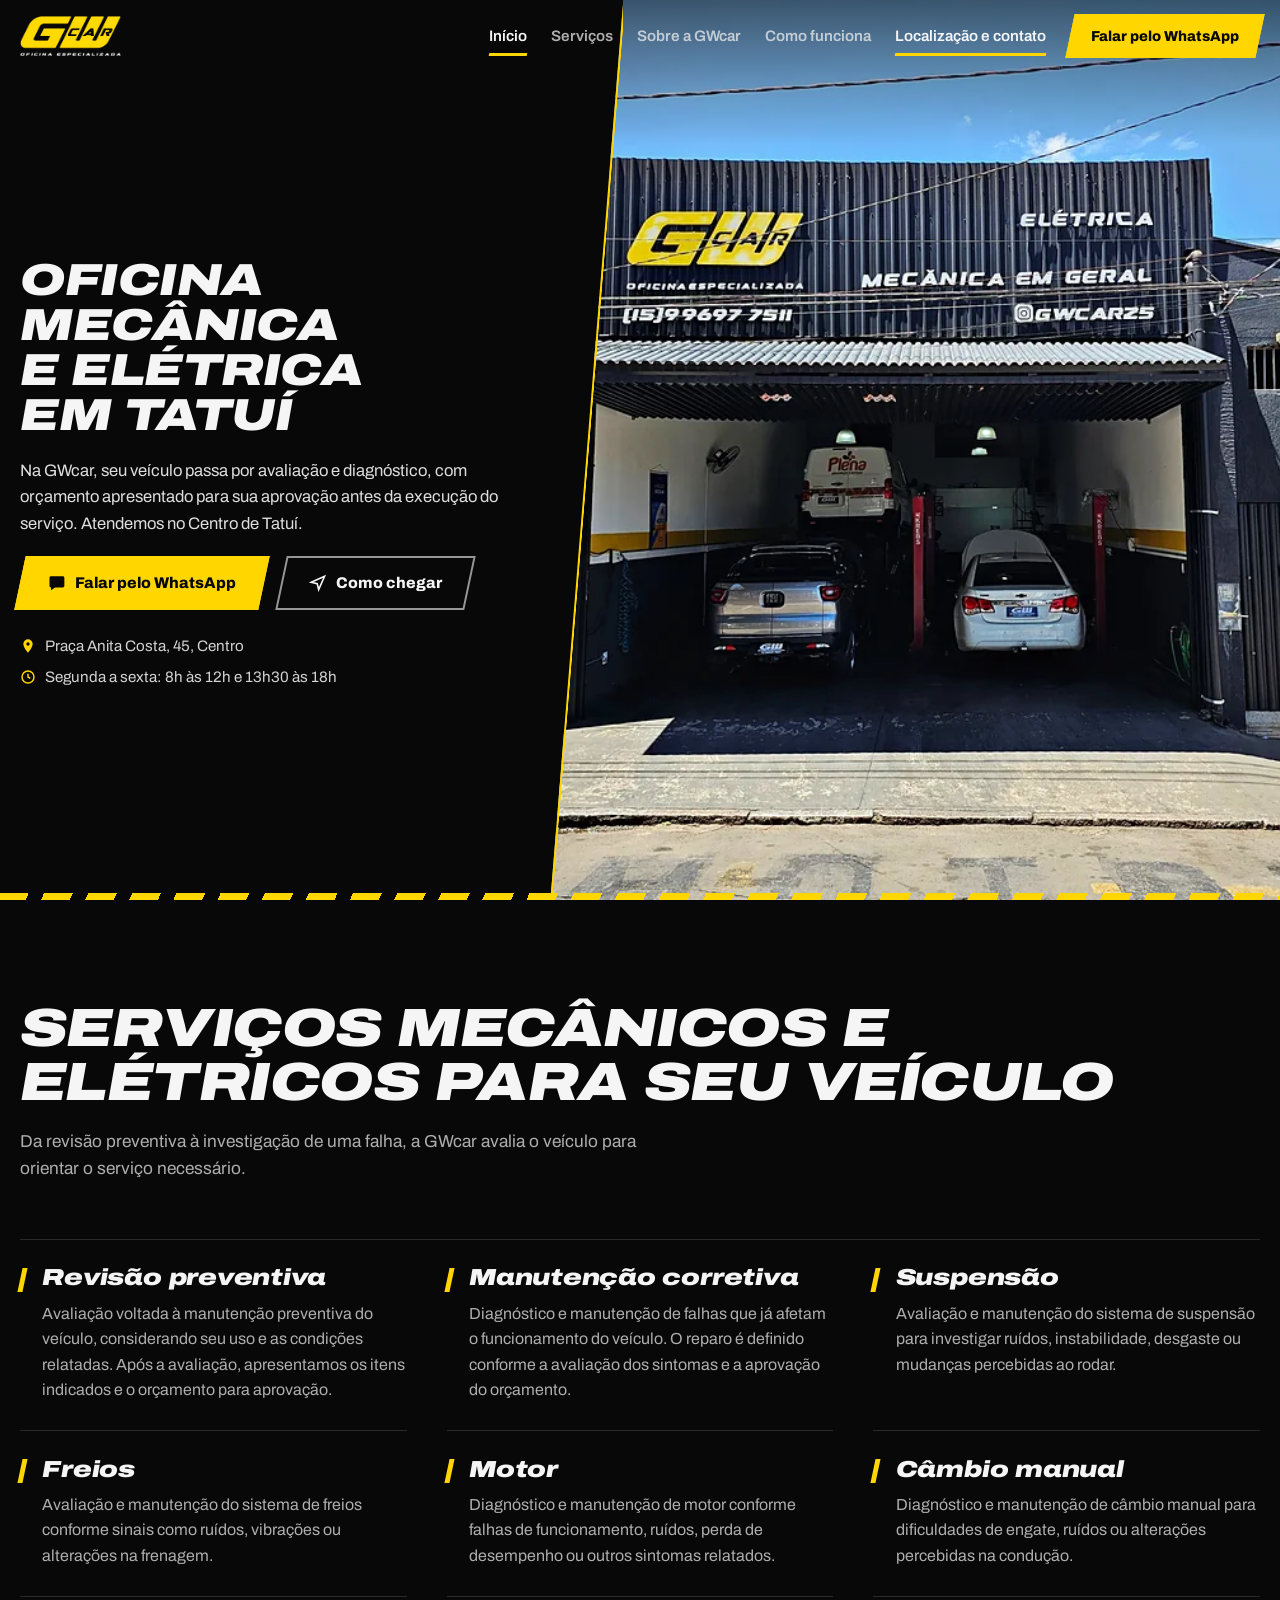
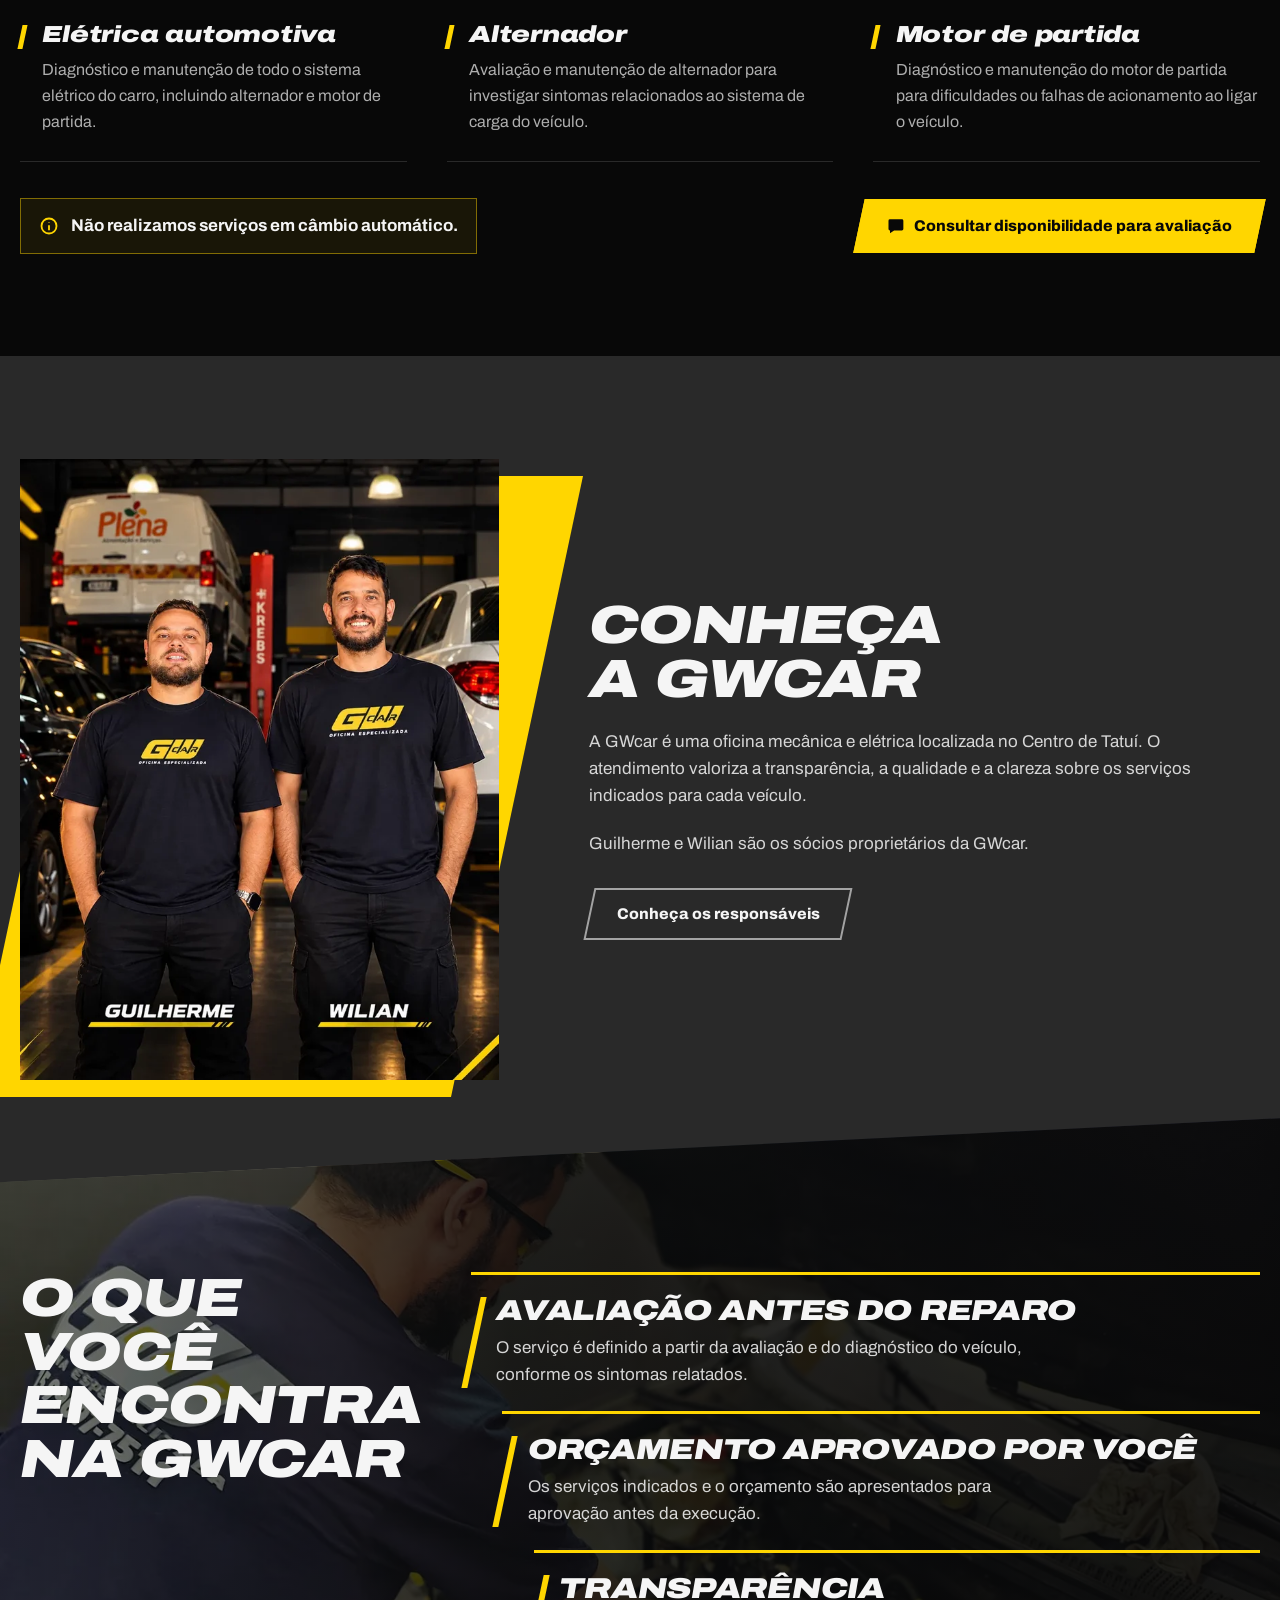
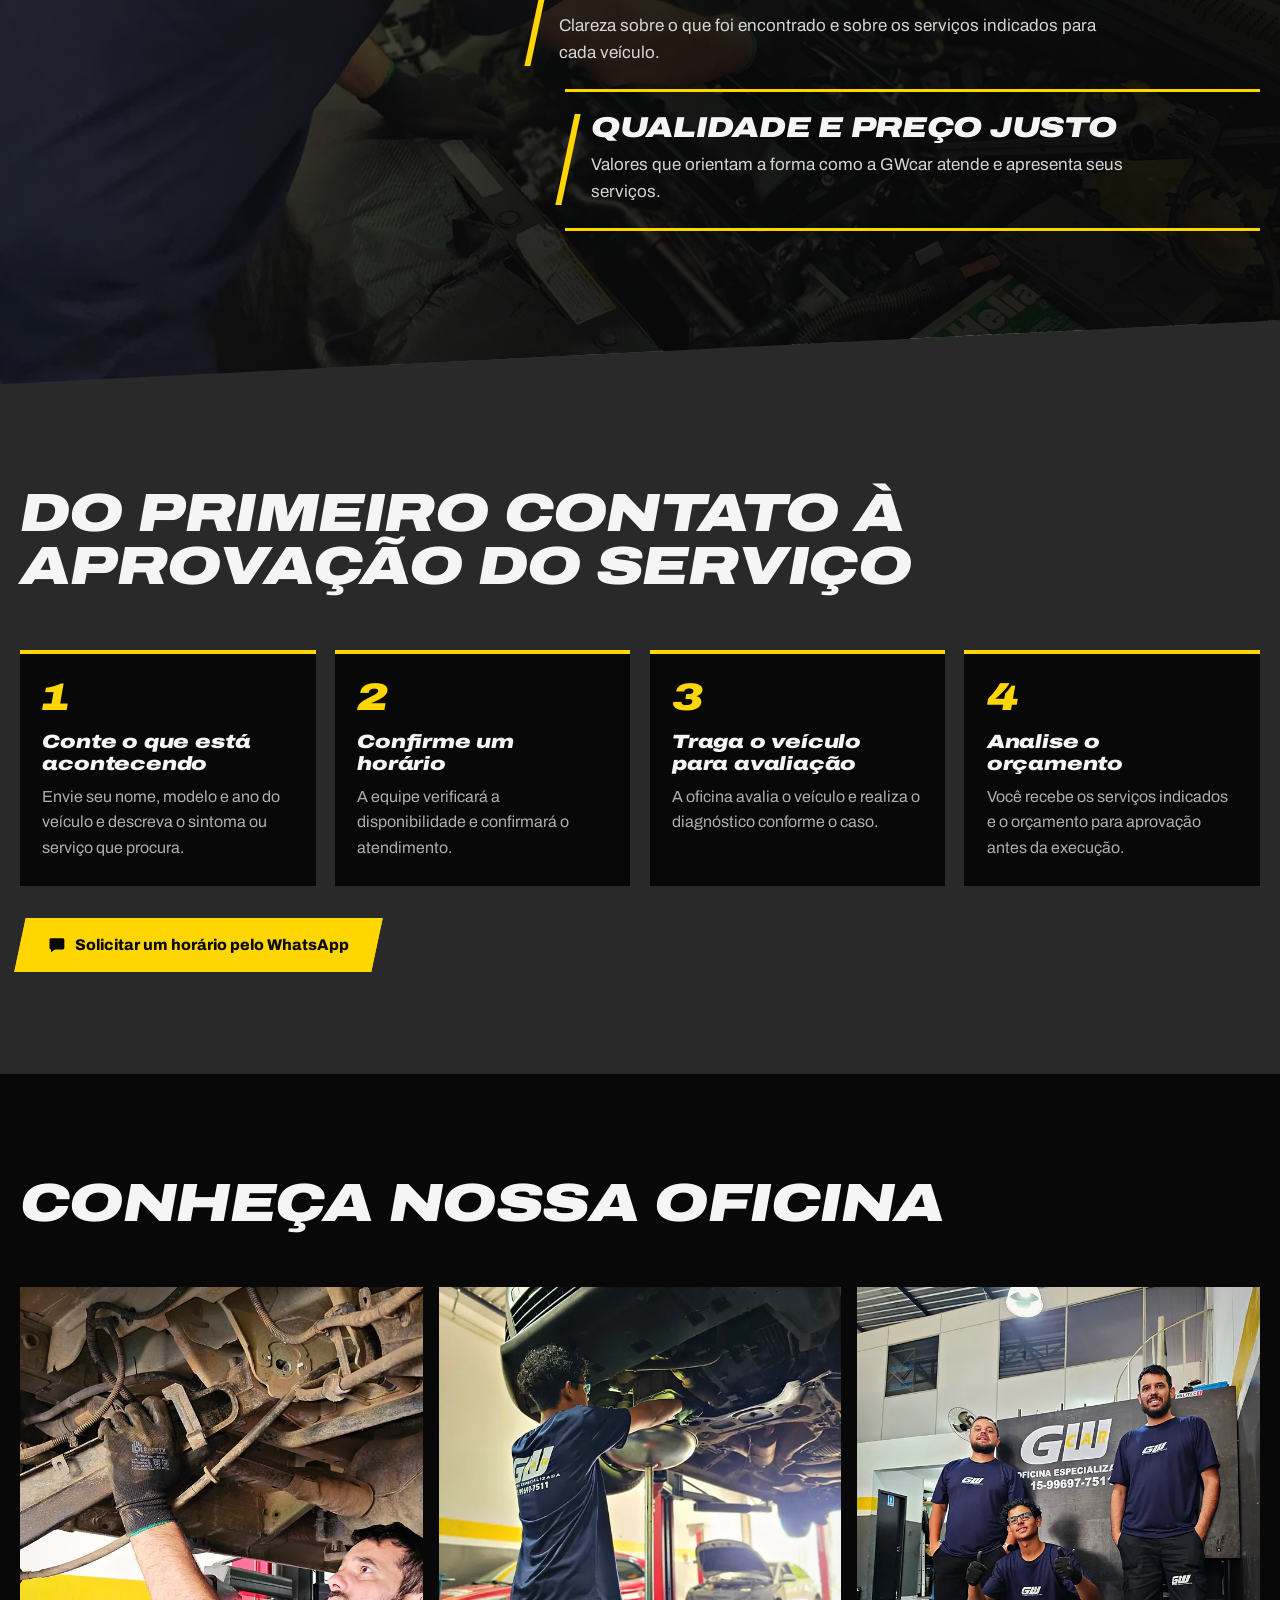
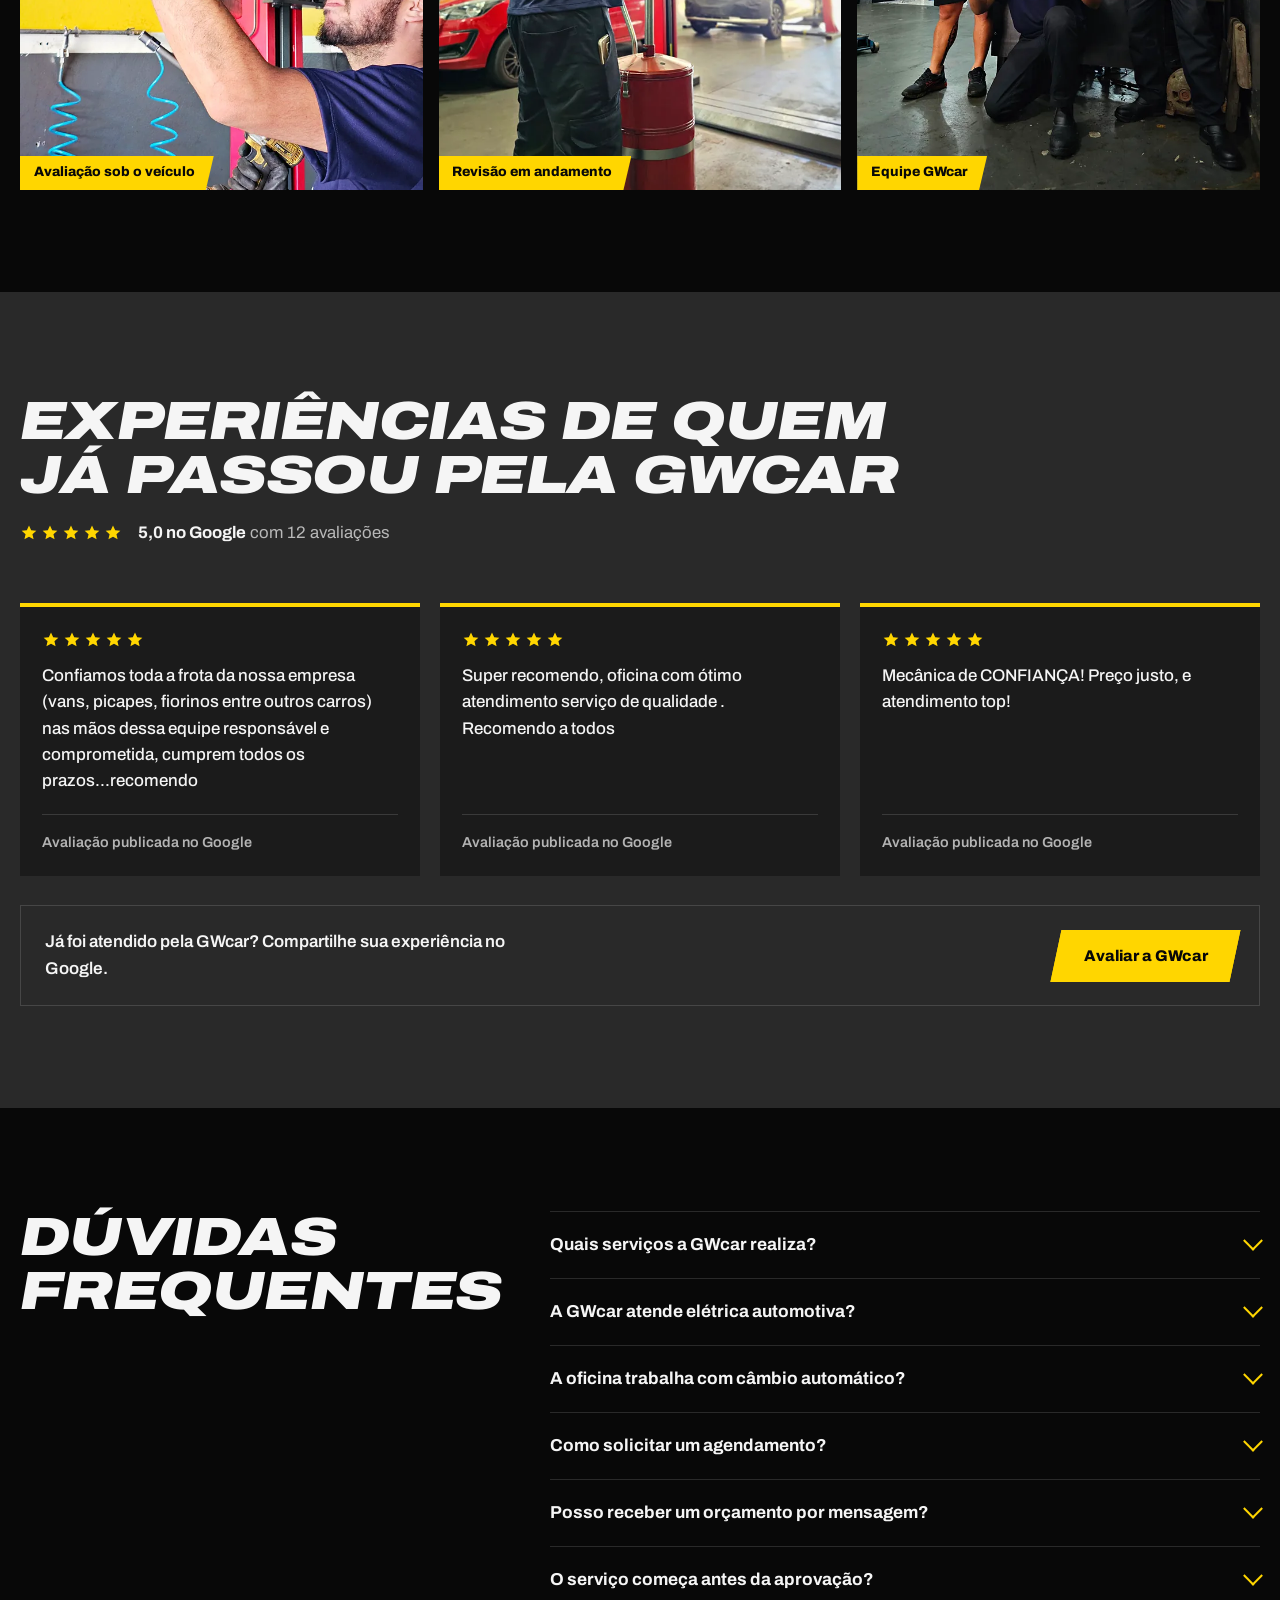
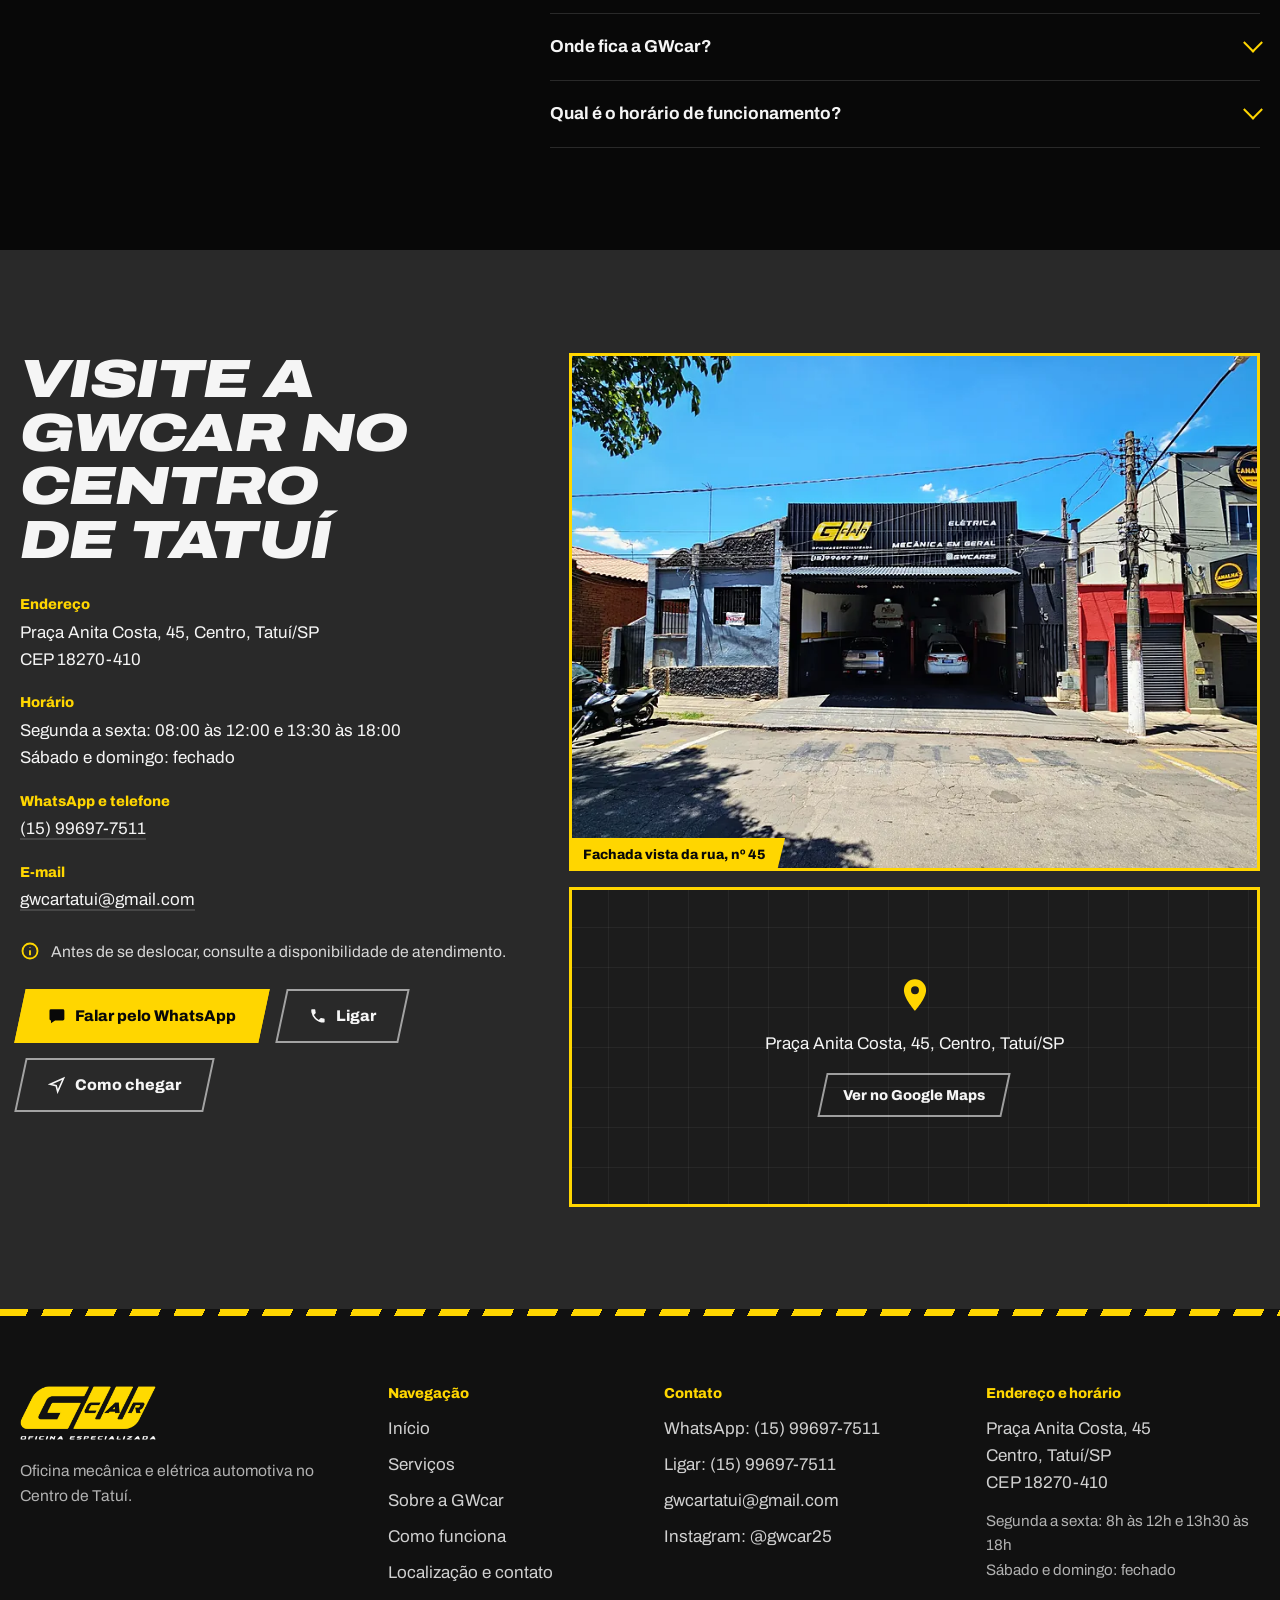
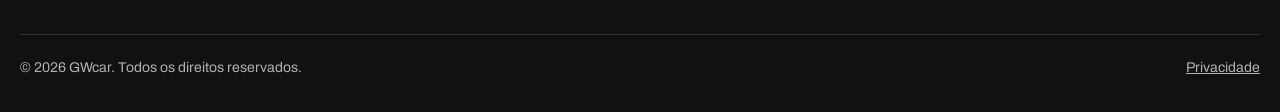
<file: index.html>
<!DOCTYPE html>
<html lang="pt-BR">
<head>
<meta charset="utf-8">
<meta name="viewport" content="width=device-width, initial-scale=1, viewport-fit=cover">
<title>GWcar | Oficina mecânica e elétrica em Tatuí</title>
<meta name="description" content="GWcar no Centro de Tatuí. Revisão, manutenção mecânica e elétrica automotiva. Consulte a disponibilidade para avaliação pelo WhatsApp.">
<meta name="theme-color" content="#080808">
<link rel="canonical" href="https://www.gwcar.com.br/">
<meta property="og:type" content="website">
<meta property="og:locale" content="pt_BR">
<meta property="og:site_name" content="GWcar">
<meta property="og:title" content="GWcar | Oficina mecânica e elétrica em Tatuí">
<meta property="og:description" content="GWcar no Centro de Tatuí. Revisão, manutenção mecânica e elétrica automotiva. Consulte a disponibilidade para avaliação pelo WhatsApp.">
<meta property="og:url" content="https://www.gwcar.com.br/">
<meta property="og:image" content="https://www.gwcar.com.br/og-gwcar.jpg">
<meta name="twitter:card" content="summary_large_image">
<link rel="icon" type="image/png" href="/favicon.png">
<link rel="apple-touch-icon" href="/apple-touch-icon.png">
<link rel="preconnect" href="https://fonts.googleapis.com">
<link rel="preconnect" href="https://fonts.gstatic.com" crossorigin>
<link href="https://fonts.googleapis.com/css2?family=Archivo:ital,wdth,wght@0,62..125,100..900;1,62..125,100..900&display=swap" rel="stylesheet">
<link rel="stylesheet" href="/site.css">
<script>document.documentElement.classList.add('js')</script>
<meta name="robots" content="index, follow">
<script type="application/ld+json">{
 "@context": "https://schema.org",
 "@type": "AutoRepair",
 "@id": "https://www.gwcar.com.br/#gwcar",
 "name": "GWcar",
 "description": "Oficina mecânica e elétrica automotiva no Centro de Tatuí.",
 "url": "https://www.gwcar.com.br/",
 "image": "https://www.gwcar.com.br/fachada-gwcar.jpg",
 "logo": "https://www.gwcar.com.br/logo-gwcar.png",
 "telephone": "+55-15-99697-7511",
 "email": "gwcartatui@gmail.com",
 "address": {
  "@type": "PostalAddress",
  "streetAddress": "Praça Anita Costa, 45",
  "addressLocality": "Tatuí",
  "addressRegion": "SP",
  "postalCode": "18270-410",
  "addressCountry": "BR"
 },
 "openingHoursSpecification": [
  {
   "@type": "OpeningHoursSpecification",
   "dayOfWeek": [
    "Monday",
    "Tuesday",
    "Wednesday",
    "Thursday",
    "Friday"
   ],
   "opens": "08:00",
   "closes": "12:00"
  },
  {
   "@type": "OpeningHoursSpecification",
   "dayOfWeek": [
    "Monday",
    "Tuesday",
    "Wednesday",
    "Thursday",
    "Friday"
   ],
   "opens": "13:30",
   "closes": "18:00"
  }
 ],
 "hasMap": "https://maps.app.goo.gl/eva6HVgqUTJA4uhA7",
 "geo": {
  "@type": "GeoCoordinates",
  "latitude": -23.3526499,
  "longitude": -47.8508584
 },
 "sameAs": [
  "https://www.instagram.com/gwcar25/",
  "https://maps.app.goo.gl/eva6HVgqUTJA4uhA7"
 ]
}</script>
</head>
<body>
<a class="skip" href="#conteudo">Pular para o conteúdo</a>
<header class="nav" id="nav">
  <div class="nav__in">
    <a class="nav__logo" href="/" aria-label="GWcar, página inicial"><picture><source type="image/webp" srcset="/logo-gwcar.webp"><img src="/logo-gwcar.png" width="101" height="40" alt="GWcar Oficina Especializada"></picture></a>
    <nav class="nav__links" aria-label="Principal">
      <a class="lnk" href="/" aria-current="page">Início</a>
      <a class="lnk" href="#servicos" data-sec="servicos">Serviços</a>
      <a class="lnk" href="/sobre" data-sec="conheca">Sobre a GWcar</a>
      <a class="lnk" href="#como-funciona" data-sec="como-funciona">Como funciona</a>
      <a class="lnk" href="#contato" data-sec="contato">Localização e contato</a>
      <a class="btn btn--sm" data-wa data-event="whatsapp_click" href="https://wa.me/5515996977511?text=Ol%C3%A1%2C%20vim%20pelo%20site%20da%20GWcar%20e%20gostaria%20de%20consultar%20um%20hor%C3%A1rio%20para%20avalia%C3%A7%C3%A3o."><span>Falar pelo WhatsApp</span></a>
    </nav>
    <button class="burger" id="burger" aria-label="Abrir menu" aria-expanded="false" aria-controls="menu"><i></i><i></i><i></i></button>
  </div>
</header>
<div class="menu" id="menu" aria-hidden="true">
  <nav aria-label="Menu do celular">
    <a href="/">Início</a>
      <a href="#servicos">Serviços</a>
      <a href="/sobre">Sobre a GWcar</a>
      <a href="#como-funciona">Como funciona</a>
      <a href="#contato">Localização e contato</a>
  </nav>
  <div class="menu__foot">
    <p>Praça Anita Costa, 45, Centro, Tatuí/SP<br>Segunda a sexta: 8h às 12h e 13h30 às 18h</p>
    <a class="btn" data-wa data-event="whatsapp_click" href="https://wa.me/5515996977511?text=Ol%C3%A1%2C%20vim%20pelo%20site%20da%20GWcar%20e%20gostaria%20de%20consultar%20um%20hor%C3%A1rio%20para%20avalia%C3%A7%C3%A3o."><span><svg viewBox="0 0 24 24" fill="currentColor" aria-hidden="true"><path d="M4 3h16a2 2 0 0 1 2 2v11a2 2 0 0 1-2 2H9.5L4 22v-4a2 2 0 0 1-2-2V5a2 2 0 0 1 2-2z"/></svg>Falar pelo WhatsApp</span></a>
  </div>
</div>
<main id="conteudo">

<section class="hero" id="topo" aria-labelledby="t-hero">
  <div class="hero__media"><picture><source type="image/webp" srcset="/fachada-gwcar-900.webp 900w, /fachada-gwcar.webp 1600w" sizes="(min-width: 900px) 57vw, 100vw"><img src="/fachada-gwcar.jpg" srcset="/fachada-gwcar-900.jpg 900w, /fachada-gwcar.jpg 1600w" sizes="(min-width: 900px) 57vw, 100vw" width="1600" height="1258" alt="Fachada da GWcar na Praça Anita Costa, 45, no Centro de Tatuí" fetchpriority="high" decoding="async"></picture></div>
  <div class="hero__in">
    <h1 id="t-hero">Oficina mecânica e elétrica em Tatuí</h1>
    <p class="hero__txt">Na GWcar, seu veículo passa por avaliação e diagnóstico, com orçamento apresentado para sua aprovação antes da execução do serviço. Atendemos no Centro de Tatuí.</p>
    <div class="btns">
      <a class="btn" data-wa data-event="whatsapp_click" href="https://wa.me/5515996977511?text=Ol%C3%A1%2C%20vim%20pelo%20site%20da%20GWcar%20e%20gostaria%20de%20consultar%20um%20hor%C3%A1rio%20para%20avalia%C3%A7%C3%A3o."><span><svg viewBox="0 0 24 24" fill="currentColor" aria-hidden="true"><path d="M4 3h16a2 2 0 0 1 2 2v11a2 2 0 0 1-2 2H9.5L4 22v-4a2 2 0 0 1-2-2V5a2 2 0 0 1 2-2z"/></svg>Falar pelo WhatsApp</span></a>
      <a class="btn btn--ghost" data-event="route_click" href="https://www.google.com/maps/dir/?api=1&destination=-23.3526499%2C-47.8508584" target="_blank" rel="noopener"><span><svg viewBox="0 0 24 24" fill="none" stroke="currentColor" stroke-width="2.2" aria-hidden="true"><path d="M3 11 21 3l-8 18-2-8-8-2Z"/></svg>Como chegar</span></a>
    </div>
    <p class="hero__info"><span><svg viewBox="0 0 24 24" fill="currentColor" aria-hidden="true"><path d="M12 2a7 7 0 0 0-7 7c0 5.2 7 13 7 13s7-7.8 7-13a7 7 0 0 0-7-7Zm0 9.5A2.5 2.5 0 1 1 12 6.5a2.5 2.5 0 0 1 0 5Z"/></svg>Praça Anita Costa, 45, Centro</span><span><svg viewBox="0 0 24 24" fill="none" stroke="currentColor" stroke-width="2.2" aria-hidden="true"><circle cx="12" cy="12" r="9"/><path d="M12 7v5l3.5 2"/></svg>Segunda a sexta: 8h às 12h e 13h30 às 18h</span></p>
  </div>
  <div class="lane" aria-hidden="true"></div>
</section>

<section class="sec" id="servicos" aria-labelledby="t-serv">
  <div class="wrap">
    <div class="head">
      <h2 class="title rise" id="t-serv">Serviços mecânicos e elétricos para seu veículo</h2>
      <p class="lead rise" style="--d:.06s">Da revisão preventiva à investigação de uma falha, a GWcar avalia o veículo para orientar o serviço necessário.</p>
    </div>
    <div class="svc-grid">
        <article class="svc rise" style="--d:0.00s"><h3>Revisão preventiva</h3><p>Avaliação voltada à manutenção preventiva do veículo, considerando seu uso e as condições relatadas. Após a avaliação, apresentamos os itens indicados e o orçamento para aprovação.</p></article>
        <article class="svc rise" style="--d:0.05s"><h3>Manutenção corretiva</h3><p>Diagnóstico e manutenção de falhas que já afetam o funcionamento do veículo. O reparo é definido conforme a avaliação dos sintomas e a aprovação do orçamento.</p></article>
        <article class="svc rise" style="--d:0.10s"><h3>Suspensão</h3><p>Avaliação e manutenção do sistema de suspensão para investigar ruídos, instabilidade, desgaste ou mudanças percebidas ao rodar.</p></article>
        <article class="svc rise" style="--d:0.00s"><h3>Freios</h3><p>Avaliação e manutenção do sistema de freios conforme sinais como ruídos, vibrações ou alterações na frenagem.</p></article>
        <article class="svc rise" style="--d:0.05s"><h3>Motor</h3><p>Diagnóstico e manutenção de motor conforme falhas de funcionamento, ruídos, perda de desempenho ou outros sintomas relatados.</p></article>
        <article class="svc rise" style="--d:0.10s"><h3>Câmbio manual</h3><p>Diagnóstico e manutenção de câmbio manual para dificuldades de engate, ruídos ou alterações percebidas na condução.</p></article>
        <article class="svc rise" style="--d:0.00s"><h3>Elétrica automotiva</h3><p>Diagnóstico e manutenção de todo o sistema elétrico do carro, incluindo alternador e motor de partida.</p></article>
        <article class="svc rise" style="--d:0.05s"><h3>Alternador</h3><p>Avaliação e manutenção de alternador para investigar sintomas relacionados ao sistema de carga do veículo.</p></article>
        <article class="svc rise" style="--d:0.10s"><h3>Motor de partida</h3><p>Diagnóstico e manutenção do motor de partida para dificuldades ou falhas de acionamento ao ligar o veículo.</p></article>
    </div>
    <div class="svc-foot">
      <p class="notice"><svg viewBox="0 0 24 24" fill="none" stroke="currentColor" stroke-width="2.2" aria-hidden="true"><circle cx="12" cy="12" r="9"/><path d="M12 11v6M12 7.5v.5"/></svg>Não realizamos serviços em câmbio automático.</p>
      <a class="btn" data-wa data-event="whatsapp_click" href="https://wa.me/5515996977511?text=Ol%C3%A1%2C%20vim%20pelo%20site%20da%20GWcar%20e%20gostaria%20de%20consultar%20um%20hor%C3%A1rio%20para%20avalia%C3%A7%C3%A3o."><span><svg viewBox="0 0 24 24" fill="currentColor" aria-hidden="true"><path d="M4 3h16a2 2 0 0 1 2 2v11a2 2 0 0 1-2 2H9.5L4 22v-4a2 2 0 0 1-2-2V5a2 2 0 0 1 2-2z"/></svg>Consultar disponibilidade para avaliação</span></a>
    </div>
  </div>
</section>

<section class="sec sec--graphite" id="conheca" aria-labelledby="t-conheca">
  <div class="wrap about">
    <figure class="about__img rise" style="margin:0"><picture><source type="image/webp" srcset="/socios-gwcar-700.webp 700w, /socios-gwcar.webp 952w" sizes="(min-width: 900px) 40vw, 90vw"><img src="/socios-gwcar.jpg" srcset="/socios-gwcar-700.jpg 700w, /socios-gwcar.jpg 952w" sizes="(min-width: 900px) 40vw, 90vw" width="952" height="1234" alt="Guilherme e Wilian, sócios proprietários da GWcar, lado a lado dentro da oficina" loading="lazy" decoding="async"></picture></figure>
    <div class="about__txt">
      <h2 class="title rise" id="t-conheca">Conheça a GWcar</h2>
      <p class="rise" style="--d:.05s">A GWcar é uma oficina mecânica e elétrica localizada no Centro de Tatuí. O atendimento valoriza a transparência, a qualidade e a clareza sobre os serviços indicados para cada veículo.</p>
      <p class="rise" style="--d:.1s">Guilherme e Wilian são os sócios proprietários da GWcar.</p>
      <div class="btns rise" style="--d:.14s"><a class="btn btn--ghost" href="/sobre"><span>Conheça os responsáveis</span></a></div>
    </div>
  </div>
</section>

<section class="vals" aria-labelledby="t-vals">
  <div class="vals__bg"><picture><source type="image/webp" srcset="/servico-motor-900.webp 900w, /servico-motor.webp 1400w" sizes="100vw"><img src="/servico-motor.jpg" srcset="/servico-motor-900.jpg 900w, /servico-motor.jpg 1400w" sizes="100vw" width="1400" height="1867" alt="" loading="lazy" decoding="async"></picture></div>
  <div class="wrap vals__grid">
    <h2 class="title rise" id="t-vals">O que você encontra na GWcar</h2>
    <div class="vals__list">
      <article class="val rise"><h3>Avaliação antes do reparo</h3><p>O serviço é definido a partir da avaliação e do diagnóstico do veículo, conforme os sintomas relatados.</p></article>
      <article class="val rise" style="--d:.05s"><h3>Orçamento aprovado por você</h3><p>Os serviços indicados e o orçamento são apresentados para aprovação antes da execução.</p></article>
      <article class="val rise" style="--d:.1s"><h3>Transparência</h3><p>Clareza sobre o que foi encontrado e sobre os serviços indicados para cada veículo.</p></article>
      <article class="val rise" style="--d:.15s"><h3>Qualidade e preço justo</h3><p>Valores que orientam a forma como a GWcar atende e apresenta seus serviços.</p></article>
    </div>
  </div>
</section>

<section class="sec sec--graphite" id="como-funciona" aria-labelledby="t-como" style="padding-top:calc(clamp(4.5rem,8vw,7.5rem) + min(5vw,72px))">
  <div class="wrap">
    <div class="head">
      <h2 class="title rise" id="t-como">Do primeiro contato à aprovação do serviço</h2>
    </div>
    <ol class="steps">
        <li class="step rise" style="--d:0.00s"><span class="step__n" aria-hidden="true">1</span><h3>Conte o que está acontecendo</h3><p>Envie seu nome, modelo e ano do veículo e descreva o sintoma ou serviço que procura.</p></li>
        <li class="step rise" style="--d:0.06s"><span class="step__n" aria-hidden="true">2</span><h3>Confirme um horário</h3><p>A equipe verificará a disponibilidade e confirmará o atendimento.</p></li>
        <li class="step rise" style="--d:0.12s"><span class="step__n" aria-hidden="true">3</span><h3>Traga o veículo para avaliação</h3><p>A oficina avalia o veículo e realiza o diagnóstico conforme o caso.</p></li>
        <li class="step rise" style="--d:0.18s"><span class="step__n" aria-hidden="true">4</span><h3>Analise o orçamento</h3><p>Você recebe os serviços indicados e o orçamento para aprovação antes da execução.</p></li>
    </ol>
    <div class="steps-cta rise"><a class="btn" data-wa data-event="whatsapp_click" href="https://wa.me/5515996977511?text=Ol%C3%A1%2C%20vim%20pelo%20site%20da%20GWcar%20e%20gostaria%20de%20consultar%20um%20hor%C3%A1rio%20para%20avalia%C3%A7%C3%A3o."><span><svg viewBox="0 0 24 24" fill="currentColor" aria-hidden="true"><path d="M4 3h16a2 2 0 0 1 2 2v11a2 2 0 0 1-2 2H9.5L4 22v-4a2 2 0 0 1-2-2V5a2 2 0 0 1 2-2z"/></svg>Solicitar um horário pelo WhatsApp</span></a></div>
  </div>
</section>

<section class="sec" id="oficina" aria-labelledby="t-fotos">
  <div class="wrap">
    <div class="head"><h2 class="title rise" id="t-fotos">Conheça nossa oficina</h2></div>
    <div class="photos">
      <figure class="photo rise"><picture><source type="image/webp" srcset="/servico-sob-veiculo-700.webp 700w, /servico-sob-veiculo.webp 1100w" sizes="(min-width: 800px) 40vw, 50vw"><img src="/servico-sob-veiculo.jpg" srcset="/servico-sob-veiculo-700.jpg 700w, /servico-sob-veiculo.jpg 1100w" sizes="(min-width: 800px) 40vw, 50vw" width="1100" height="1467" alt="Mecânico da GWcar trabalhando sob um veículo erguido no elevador" loading="lazy" decoding="async"></picture><figcaption>Avaliação sob o veículo</figcaption></figure>
      <figure class="photo rise" style="--d:.08s"><picture><source type="image/webp" srcset="/revisao-em-andamento-700.webp 700w, /revisao-em-andamento.webp 1100w" sizes="(min-width: 800px) 40vw, 50vw"><img src="/revisao-em-andamento.jpg" srcset="/revisao-em-andamento-700.jpg 700w, /revisao-em-andamento.jpg 1100w" sizes="(min-width: 800px) 40vw, 50vw" width="1100" height="1296" alt="Integrante da equipe da GWcar fazendo manutenção embaixo de um carro no elevador" loading="lazy" decoding="async"></picture><figcaption>Revisão em andamento</figcaption></figure>
      <figure class="photo photo--wide rise" style="--d:.16s"><picture><source type="image/webp" srcset="/equipe-gwcar-700.webp 700w, /equipe-gwcar.webp 1100w" sizes="(min-width: 800px) 30vw, 100vw"><img src="/equipe-gwcar.jpg" srcset="/equipe-gwcar-700.jpg 700w, /equipe-gwcar.jpg 1100w" sizes="(min-width: 800px) 30vw, 100vw" width="1100" height="1467" alt="Equipe da GWcar reunida em frente à placa da oficina" loading="lazy" decoding="async"></picture><figcaption>Equipe GWcar</figcaption></figure>
    </div>
  </div>
</section>

<section class="sec sec--graphite" id="avaliacoes" aria-labelledby="t-rev">
  <div class="wrap">
    <div class="head">
      <h2 class="title rise" id="t-rev">Experiências de quem já passou pela GWcar</h2>
      <!-- Nota e total fixos, conferidos no Google em novembro de 2026. Atualizar manualmente quando mudar. -->
      <p class="rev-score rise" style="--d:.06s"><span class="stars" role="img" aria-label="5 de 5 estrelas"><svg viewBox="0 0 24 24" fill="currentColor"><path d="M12 2l2.9 6.3 6.9.7-5.2 4.6 1.5 6.8L12 17l-6.1 3.4 1.5-6.8L2.2 9l6.9-.7z"/></svg><svg viewBox="0 0 24 24" fill="currentColor"><path d="M12 2l2.9 6.3 6.9.7-5.2 4.6 1.5 6.8L12 17l-6.1 3.4 1.5-6.8L2.2 9l6.9-.7z"/></svg><svg viewBox="0 0 24 24" fill="currentColor"><path d="M12 2l2.9 6.3 6.9.7-5.2 4.6 1.5 6.8L12 17l-6.1 3.4 1.5-6.8L2.2 9l6.9-.7z"/></svg><svg viewBox="0 0 24 24" fill="currentColor"><path d="M12 2l2.9 6.3 6.9.7-5.2 4.6 1.5 6.8L12 17l-6.1 3.4 1.5-6.8L2.2 9l6.9-.7z"/></svg><svg viewBox="0 0 24 24" fill="currentColor"><path d="M12 2l2.9 6.3 6.9.7-5.2 4.6 1.5 6.8L12 17l-6.1 3.4 1.5-6.8L2.2 9l6.9-.7z"/></svg></span><span><strong>5,0 no Google</strong> com 12 avaliações</span></p>
    </div>
    <div class="rev-grid">
      <figure class="q rise" style="--d:0.00s">
        <span class="stars" role="img" aria-label="5 de 5 estrelas"><svg viewBox="0 0 24 24" fill="currentColor"><path d="M12 2l2.9 6.3 6.9.7-5.2 4.6 1.5 6.8L12 17l-6.1 3.4 1.5-6.8L2.2 9l6.9-.7z"/></svg><svg viewBox="0 0 24 24" fill="currentColor"><path d="M12 2l2.9 6.3 6.9.7-5.2 4.6 1.5 6.8L12 17l-6.1 3.4 1.5-6.8L2.2 9l6.9-.7z"/></svg><svg viewBox="0 0 24 24" fill="currentColor"><path d="M12 2l2.9 6.3 6.9.7-5.2 4.6 1.5 6.8L12 17l-6.1 3.4 1.5-6.8L2.2 9l6.9-.7z"/></svg><svg viewBox="0 0 24 24" fill="currentColor"><path d="M12 2l2.9 6.3 6.9.7-5.2 4.6 1.5 6.8L12 17l-6.1 3.4 1.5-6.8L2.2 9l6.9-.7z"/></svg><svg viewBox="0 0 24 24" fill="currentColor"><path d="M12 2l2.9 6.3 6.9.7-5.2 4.6 1.5 6.8L12 17l-6.1 3.4 1.5-6.8L2.2 9l6.9-.7z"/></svg></span>
        <blockquote>Confiamos toda a frota da nossa empresa  (vans, picapes, fiorinos entre outros carros) nas mãos dessa equipe responsável e comprometida, cumprem todos os prazos...recomendo</blockquote>
        <figcaption>Avaliação publicada no Google</figcaption>
      </figure>
      <figure class="q rise" style="--d:0.06s">
        <span class="stars" role="img" aria-label="5 de 5 estrelas"><svg viewBox="0 0 24 24" fill="currentColor"><path d="M12 2l2.9 6.3 6.9.7-5.2 4.6 1.5 6.8L12 17l-6.1 3.4 1.5-6.8L2.2 9l6.9-.7z"/></svg><svg viewBox="0 0 24 24" fill="currentColor"><path d="M12 2l2.9 6.3 6.9.7-5.2 4.6 1.5 6.8L12 17l-6.1 3.4 1.5-6.8L2.2 9l6.9-.7z"/></svg><svg viewBox="0 0 24 24" fill="currentColor"><path d="M12 2l2.9 6.3 6.9.7-5.2 4.6 1.5 6.8L12 17l-6.1 3.4 1.5-6.8L2.2 9l6.9-.7z"/></svg><svg viewBox="0 0 24 24" fill="currentColor"><path d="M12 2l2.9 6.3 6.9.7-5.2 4.6 1.5 6.8L12 17l-6.1 3.4 1.5-6.8L2.2 9l6.9-.7z"/></svg><svg viewBox="0 0 24 24" fill="currentColor"><path d="M12 2l2.9 6.3 6.9.7-5.2 4.6 1.5 6.8L12 17l-6.1 3.4 1.5-6.8L2.2 9l6.9-.7z"/></svg></span>
        <blockquote>Super recomendo, oficina com ótimo atendimento serviço de qualidade . Recomendo a todos</blockquote>
        <figcaption>Avaliação publicada no Google</figcaption>
      </figure>
      <figure class="q rise" style="--d:0.12s">
        <span class="stars" role="img" aria-label="5 de 5 estrelas"><svg viewBox="0 0 24 24" fill="currentColor"><path d="M12 2l2.9 6.3 6.9.7-5.2 4.6 1.5 6.8L12 17l-6.1 3.4 1.5-6.8L2.2 9l6.9-.7z"/></svg><svg viewBox="0 0 24 24" fill="currentColor"><path d="M12 2l2.9 6.3 6.9.7-5.2 4.6 1.5 6.8L12 17l-6.1 3.4 1.5-6.8L2.2 9l6.9-.7z"/></svg><svg viewBox="0 0 24 24" fill="currentColor"><path d="M12 2l2.9 6.3 6.9.7-5.2 4.6 1.5 6.8L12 17l-6.1 3.4 1.5-6.8L2.2 9l6.9-.7z"/></svg><svg viewBox="0 0 24 24" fill="currentColor"><path d="M12 2l2.9 6.3 6.9.7-5.2 4.6 1.5 6.8L12 17l-6.1 3.4 1.5-6.8L2.2 9l6.9-.7z"/></svg><svg viewBox="0 0 24 24" fill="currentColor"><path d="M12 2l2.9 6.3 6.9.7-5.2 4.6 1.5 6.8L12 17l-6.1 3.4 1.5-6.8L2.2 9l6.9-.7z"/></svg></span>
        <blockquote>Mecânica de CONFIANÇA! Preço justo, e atendimento top!</blockquote>
        <figcaption>Avaliação publicada no Google</figcaption>
      </figure>
    </div>
    <div class="rev-cta rise">
      <p>Já foi atendido pela GWcar? Compartilhe sua experiência no Google.</p>
      <a class="btn" href="https://g.page/r/CdfUWlVi5gR7EBM/review" target="_blank" rel="noopener" data-event="review_click"><span>Avaliar a GWcar</span></a>
    </div>
  </div>
</section>

<section class="sec" id="duvidas" aria-labelledby="t-faq">
  <div class="wrap faq">
    <h2 class="title rise" id="t-faq">Dúvidas frequentes</h2>
    <div class="faq__list rise" style="--d:.05s">
        <details><summary>Quais serviços a GWcar realiza?</summary><p>Atendemos revisão preventiva, manutenção corretiva, suspensão, freios, motor, câmbio manual e diagnóstico e manutenção do sistema elétrico do carro, incluindo alternador e motor de partida.</p></details>
        <details><summary>A GWcar atende elétrica automotiva?</summary><p>Sim. A oficina realiza diagnóstico e manutenção de todo o sistema elétrico do carro, incluindo alternador e motor de partida.</p></details>
        <details><summary>A oficina trabalha com câmbio automático?</summary><p>Não. O atendimento nessa área é voltado a câmbio manual.</p></details>
        <details><summary>Como solicitar um agendamento?</summary><p>Entre em contato pelo WhatsApp e informe seu nome, modelo e ano do veículo e o sintoma ou serviço que procura. A equipe verificará a disponibilidade e confirmará o horário.</p></details>
        <details><summary>Posso receber um orçamento por mensagem?</summary><p>O valor depende do problema e do serviço necessário. O contato por mensagem ajuda na orientação inicial, mas a definição do reparo e do orçamento depende da avaliação do veículo.</p></details>
        <details><summary>O serviço começa antes da aprovação?</summary><p>Não. O orçamento é apresentado para aprovação antes da execução.</p></details>
        <details><summary>Onde fica a GWcar?</summary><p>Na Praça Anita Costa, 45, Centro, Tatuí/SP, CEP 18270-410.</p></details>
        <details><summary>Qual é o horário de funcionamento?</summary><p>De segunda a sexta, das 8h às 12h e das 13h30 às 18h. A oficina não abre aos sábados e domingos.</p></details>
    </div>
  </div>
</section>

<section class="sec sec--graphite" id="contato" aria-labelledby="t-loc">
  <div class="wrap loc">
    <div class="loc__info">
      <h2 class="title rise" id="t-loc">Visite a GWcar no Centro de Tatuí</h2>
      <dl class="rise" style="--d:.05s">
        <div><dt>Endereço</dt><dd>Praça Anita Costa, 45, Centro, Tatuí/SP<br>CEP 18270-410</dd></div>
        <div><dt>Horário</dt><dd>Segunda a sexta: 08:00 às 12:00 e 13:30 às 18:00<br>Sábado e domingo: fechado</dd></div>
        <div><dt>WhatsApp e telefone</dt><dd><a data-event="phone_click" href="tel:+5515996977511">(15) 99697-7511</a></dd></div>
        <div><dt>E-mail</dt><dd><a data-event="email_click" href="mailto:gwcartatui@gmail.com">gwcartatui@gmail.com</a></dd></div>
      </dl>
      <p class="loc__note rise" style="--d:.08s"><svg viewBox="0 0 24 24" fill="none" stroke="currentColor" stroke-width="2.2" aria-hidden="true"><circle cx="12" cy="12" r="9"/><path d="M12 11v6M12 7.5v.5"/></svg>Antes de se deslocar, consulte a disponibilidade de atendimento.</p>
      <div class="btns rise" style="--d:.1s">
        <a class="btn" data-wa data-event="whatsapp_click" href="https://wa.me/5515996977511?text=Ol%C3%A1%2C%20vim%20pelo%20site%20da%20GWcar%20e%20gostaria%20de%20consultar%20um%20hor%C3%A1rio%20para%20avalia%C3%A7%C3%A3o."><span><svg viewBox="0 0 24 24" fill="currentColor" aria-hidden="true"><path d="M4 3h16a2 2 0 0 1 2 2v11a2 2 0 0 1-2 2H9.5L4 22v-4a2 2 0 0 1-2-2V5a2 2 0 0 1 2-2z"/></svg>Falar pelo WhatsApp</span></a>
        <a class="btn btn--ghost" data-event="phone_click" href="tel:+5515996977511"><span><svg viewBox="0 0 24 24" fill="currentColor" aria-hidden="true"><path d="M6.6 10.8a15.1 15.1 0 0 0 6.6 6.6l2.2-2.2a1 1 0 0 1 1-.25 11.4 11.4 0 0 0 3.6.57 1 1 0 0 1 1 1V20a1 1 0 0 1-1 1A17 17 0 0 1 3 4a1 1 0 0 1 1-1h3.5a1 1 0 0 1 1 1c0 1.25.2 2.45.57 3.57a1 1 0 0 1-.25 1z"/></svg>Ligar</span></a>
        <a class="btn btn--ghost" data-event="route_click" href="https://www.google.com/maps/dir/?api=1&destination=-23.3526499%2C-47.8508584" target="_blank" rel="noopener"><span><svg viewBox="0 0 24 24" fill="none" stroke="currentColor" stroke-width="2.2" aria-hidden="true"><path d="M3 11 21 3l-8 18-2-8-8-2Z"/></svg>Como chegar</span></a>
      </div>
    </div>
    <div class="loc__side rise" style="--d:.08s">
      <figure class="loc__photo"><picture><source type="image/webp" srcset="/fachada-rua-800.webp 800w, /fachada-rua.webp 1300w" sizes="(min-width: 900px) 50vw, 100vw"><img src="/fachada-rua.jpg" srcset="/fachada-rua-800.jpg 800w, /fachada-rua.jpg 1300w" sizes="(min-width: 900px) 50vw, 100vw" width="1300" height="975" alt="Fachada da GWcar vista da rua, com o número 45 ao lado da entrada" loading="lazy" decoding="async"></picture><figcaption>Fachada vista da rua, nº 45</figcaption></figure>
      <div class="map">
        <div class="map__fb"><svg viewBox="0 0 24 24" fill="currentColor" aria-hidden="true"><path d="M12 2a7 7 0 0 0-7 7c0 5.2 7 13 7 13s7-7.8 7-13a7 7 0 0 0-7-7Zm0 9.5A2.5 2.5 0 1 1 12 6.5a2.5 2.5 0 0 1 0 5Z"/></svg><p>Praça Anita Costa, 45, Centro, Tatuí/SP</p><a class="btn btn--sm btn--ghost" href="https://maps.app.goo.gl/eva6HVgqUTJA4uhA7" target="_blank" rel="noopener" data-event="route_click"><span>Ver no Google Maps</span></a></div>
        <iframe title="Mapa com a localização da GWcar" loading="lazy" referrerpolicy="no-referrer-when-downgrade" src="https://www.google.com/maps?q=-23.3526499,-47.8508584&amp;z=17&amp;output=embed"></iframe>
      </div>
    </div>
  </div>
</section>

</main>
<footer class="foot">
  <div class="lane" aria-hidden="true"></div>
  <div class="wrap">
    <div class="foot__grid">
      <div class="foot__brand">
        <picture><source type="image/webp" srcset="/logo-gwcar.webp"><img src="/logo-gwcar.png" width="136" height="54" alt="GWcar Oficina Especializada" loading="lazy"></picture>
        <p>Oficina mecânica e elétrica automotiva no Centro de Tatuí.</p>
      </div>
      <div>
        <h2>Navegação</h2>
        <ul>
          <li><a href="/">Início</a></li>
          <li><a href="#servicos">Serviços</a></li>
          <li><a href="/sobre">Sobre a GWcar</a></li>
          <li><a href="#como-funciona">Como funciona</a></li>
          <li><a href="#contato">Localização e contato</a></li>
        </ul>
      </div>
      <div>
        <h2>Contato</h2>
        <ul>
          <li><a data-wa data-event="whatsapp_click" href="https://wa.me/5515996977511?text=Ol%C3%A1%2C%20vim%20pelo%20site%20da%20GWcar%20e%20gostaria%20de%20consultar%20um%20hor%C3%A1rio%20para%20avalia%C3%A7%C3%A3o.">WhatsApp: (15) 99697-7511</a></li>
          <li><a data-event="phone_click" href="tel:+5515996977511">Ligar: (15) 99697-7511</a></li>
          <li><a data-event="email_click" href="mailto:gwcartatui@gmail.com">gwcartatui@gmail.com</a></li>
          <li><a href="https://www.instagram.com/gwcar25/" target="_blank" rel="noopener">Instagram: @gwcar25</a></li>
        </ul>
      </div>
      <div>
        <h2>Endereço e horário</h2>
        <address>Praça Anita Costa, 45<br>Centro, Tatuí/SP<br>CEP 18270-410</address>
        <p class="foot__hours">Segunda a sexta: 8h às 12h e 13h30 às 18h<br>Sábado e domingo: fechado</p>
      </div>
    </div>
    <div class="foot__bottom">
      <p>© <span id="year">2026</span> GWcar. Todos os direitos reservados.</p>
      <a href="/privacidade">Privacidade</a>
    </div>
  </div>
</footer>
<div class="fab" id="fab">
  <a data-wa data-event="whatsapp_click" href="https://wa.me/5515996977511?text=Ol%C3%A1%2C%20vim%20pelo%20site%20da%20GWcar%20e%20gostaria%20de%20consultar%20um%20hor%C3%A1rio%20para%20avalia%C3%A7%C3%A3o." aria-label="Falar pelo WhatsApp"><span><svg viewBox="0 0 24 24" fill="currentColor" aria-hidden="true"><path d="M4 3h16a2 2 0 0 1 2 2v11a2 2 0 0 1-2 2H9.5L4 22v-4a2 2 0 0 1-2-2V5a2 2 0 0 1 2-2z"/></svg>WhatsApp</span></a>
</div>
<script src="/site.js" defer></script>
</body>
</html>
</file>
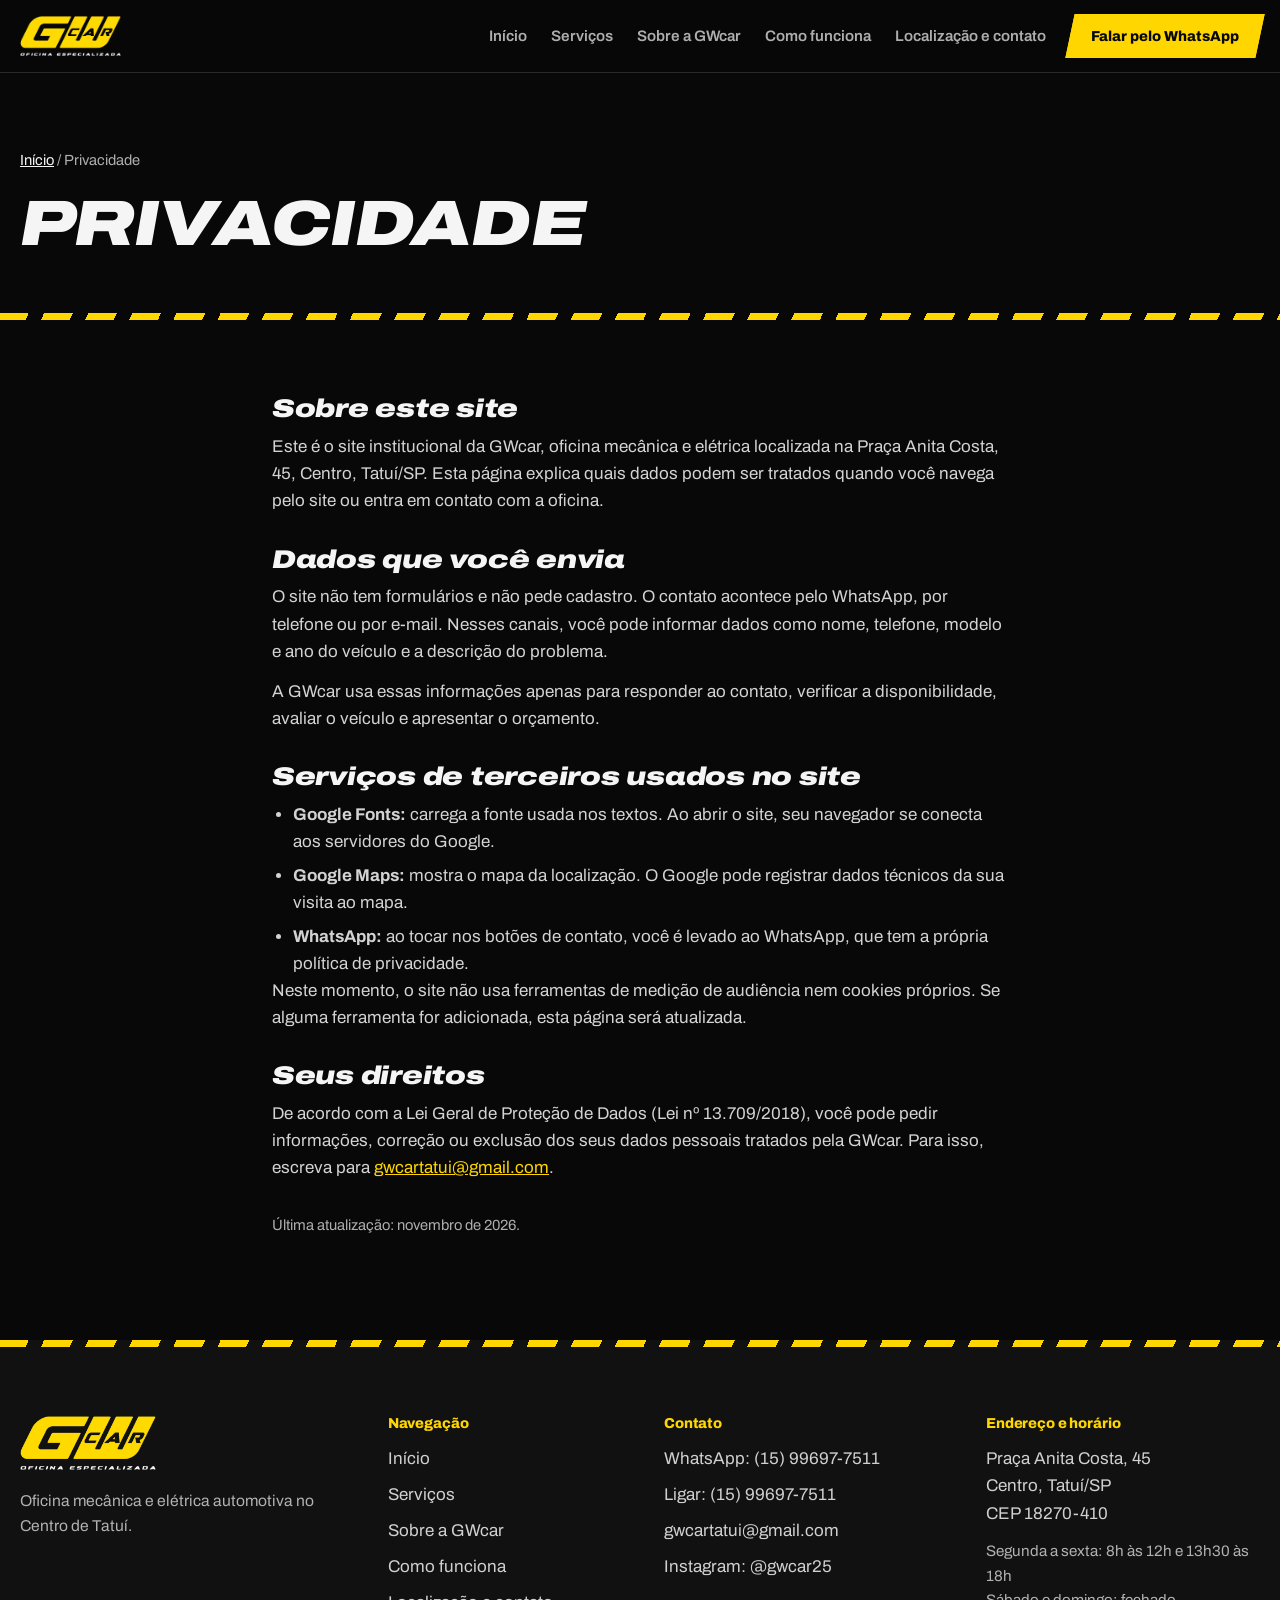
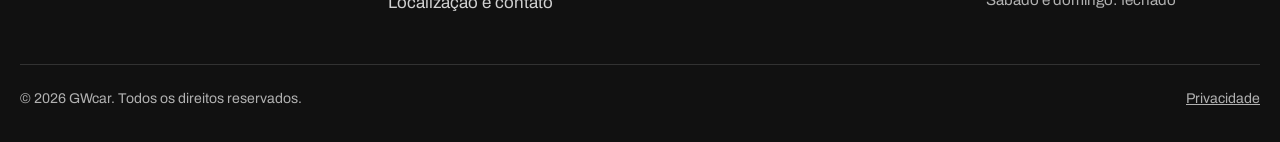
<file: privacidade.html>
<!DOCTYPE html>
<html lang="pt-BR">
<head>
<meta charset="utf-8">
<meta name="viewport" content="width=device-width, initial-scale=1, viewport-fit=cover">
<title>Privacidade | GWcar</title>
<meta name="description" content="Como a GWcar trata os dados de quem visita o site ou entra em contato pelo WhatsApp, telefone ou e-mail.">
<meta name="theme-color" content="#080808">
<link rel="canonical" href="https://www.gwcar.com.br/privacidade">
<meta property="og:type" content="website">
<meta property="og:locale" content="pt_BR">
<meta property="og:site_name" content="GWcar">
<meta property="og:title" content="Privacidade | GWcar">
<meta property="og:description" content="Como a GWcar trata os dados de quem visita o site ou entra em contato pelo WhatsApp, telefone ou e-mail.">
<meta property="og:url" content="https://www.gwcar.com.br/privacidade">
<meta property="og:image" content="https://www.gwcar.com.br/og-gwcar.jpg">
<meta name="twitter:card" content="summary_large_image">
<link rel="icon" type="image/png" href="/favicon.png">
<link rel="apple-touch-icon" href="/apple-touch-icon.png">
<link rel="preconnect" href="https://fonts.googleapis.com">
<link rel="preconnect" href="https://fonts.gstatic.com" crossorigin>
<link href="https://fonts.googleapis.com/css2?family=Archivo:ital,wdth,wght@0,62..125,100..900;1,62..125,100..900&display=swap" rel="stylesheet">
<link rel="stylesheet" href="/site.css">
<script>document.documentElement.classList.add('js')</script>
<meta name="robots" content="index, follow">

</head>
<body>
<a class="skip" href="#conteudo">Pular para o conteúdo</a>
<header class="nav nav--solid" id="nav">
  <div class="nav__in">
    <a class="nav__logo" href="/" aria-label="GWcar, página inicial"><picture><source type="image/webp" srcset="/logo-gwcar.webp"><img src="/logo-gwcar.png" width="101" height="40" alt="GWcar Oficina Especializada"></picture></a>
    <nav class="nav__links" aria-label="Principal">
      <a class="lnk" href="/">Início</a>
      <a class="lnk" href="/#servicos">Serviços</a>
      <a class="lnk" href="/sobre">Sobre a GWcar</a>
      <a class="lnk" href="/#como-funciona">Como funciona</a>
      <a class="lnk" href="/#contato">Localização e contato</a>
      <a class="btn btn--sm" data-wa data-event="whatsapp_click" href="https://wa.me/5515996977511?text=Ol%C3%A1%2C%20vim%20pelo%20site%20da%20GWcar%20e%20gostaria%20de%20consultar%20um%20hor%C3%A1rio%20para%20avalia%C3%A7%C3%A3o."><span>Falar pelo WhatsApp</span></a>
    </nav>
    <button class="burger" id="burger" aria-label="Abrir menu" aria-expanded="false" aria-controls="menu"><i></i><i></i><i></i></button>
  </div>
</header>
<div class="menu" id="menu" aria-hidden="true">
  <nav aria-label="Menu do celular">
    <a href="/">Início</a>
      <a href="/#servicos">Serviços</a>
      <a href="/sobre">Sobre a GWcar</a>
      <a href="/#como-funciona">Como funciona</a>
      <a href="/#contato">Localização e contato</a>
  </nav>
  <div class="menu__foot">
    <p>Praça Anita Costa, 45, Centro, Tatuí/SP<br>Segunda a sexta: 8h às 12h e 13h30 às 18h</p>
    <a class="btn" data-wa data-event="whatsapp_click" href="https://wa.me/5515996977511?text=Ol%C3%A1%2C%20vim%20pelo%20site%20da%20GWcar%20e%20gostaria%20de%20consultar%20um%20hor%C3%A1rio%20para%20avalia%C3%A7%C3%A3o."><span><svg viewBox="0 0 24 24" fill="currentColor" aria-hidden="true"><path d="M4 3h16a2 2 0 0 1 2 2v11a2 2 0 0 1-2 2H9.5L4 22v-4a2 2 0 0 1-2-2V5a2 2 0 0 1 2-2z"/></svg>Falar pelo WhatsApp</span></a>
  </div>
</div>
<main id="conteudo">
<section class="page-head" aria-labelledby="t-priv">
  <div class="wrap">
    <p class="crumb"><a href="/">Início</a> / Privacidade</p>
    <h1 id="t-priv">Privacidade</h1>
  </div>
  <div class="lane" aria-hidden="true"></div>
</section>
<section class="sec" style="padding-top:clamp(3rem,6vw,5rem)">
  <div class="wrap legal">
    <div>
      <h2>Sobre este site</h2>
      <p>Este é o site institucional da GWcar, oficina mecânica e elétrica localizada na Praça Anita Costa, 45, Centro, Tatuí/SP. Esta página explica quais dados podem ser tratados quando você navega pelo site ou entra em contato com a oficina.</p>
    </div>
    <div>
      <h2>Dados que você envia</h2>
      <p>O site não tem formulários e não pede cadastro. O contato acontece pelo WhatsApp, por telefone ou por e-mail. Nesses canais, você pode informar dados como nome, telefone, modelo e ano do veículo e a descrição do problema.</p>
      <p>A GWcar usa essas informações apenas para responder ao contato, verificar a disponibilidade, avaliar o veículo e apresentar o orçamento.</p>
    </div>
    <div>
      <h2>Serviços de terceiros usados no site</h2>
      <ul>
        <li><b>Google Fonts:</b> carrega a fonte usada nos textos. Ao abrir o site, seu navegador se conecta aos servidores do Google.</li>
        <li><b>Google Maps:</b> mostra o mapa da localização. O Google pode registrar dados técnicos da sua visita ao mapa.</li>
        <li><b>WhatsApp:</b> ao tocar nos botões de contato, você é levado ao WhatsApp, que tem a própria política de privacidade.</li>
      </ul>
      <p>Neste momento, o site não usa ferramentas de medição de audiência nem cookies próprios. Se alguma ferramenta for adicionada, esta página será atualizada.</p>
    </div>
    <div>
      <h2>Seus direitos</h2>
      <p>De acordo com a Lei Geral de Proteção de Dados (Lei nº 13.709/2018), você pode pedir informações, correção ou exclusão dos seus dados pessoais tratados pela GWcar. Para isso, escreva para <a href="mailto:gwcartatui@gmail.com">gwcartatui@gmail.com</a>.</p>
    </div>
    <p style="color:var(--muted);font-size:.92rem">Última atualização: novembro de 2026.</p>
  </div>
</section>
</main>
<footer class="foot">
  <div class="lane" aria-hidden="true"></div>
  <div class="wrap">
    <div class="foot__grid">
      <div class="foot__brand">
        <picture><source type="image/webp" srcset="/logo-gwcar.webp"><img src="/logo-gwcar.png" width="136" height="54" alt="GWcar Oficina Especializada" loading="lazy"></picture>
        <p>Oficina mecânica e elétrica automotiva no Centro de Tatuí.</p>
      </div>
      <div>
        <h2>Navegação</h2>
        <ul>
          <li><a href="/">Início</a></li>
          <li><a href="/#servicos">Serviços</a></li>
          <li><a href="/sobre">Sobre a GWcar</a></li>
          <li><a href="/#como-funciona">Como funciona</a></li>
          <li><a href="/#contato">Localização e contato</a></li>
        </ul>
      </div>
      <div>
        <h2>Contato</h2>
        <ul>
          <li><a data-wa data-event="whatsapp_click" href="https://wa.me/5515996977511?text=Ol%C3%A1%2C%20vim%20pelo%20site%20da%20GWcar%20e%20gostaria%20de%20consultar%20um%20hor%C3%A1rio%20para%20avalia%C3%A7%C3%A3o.">WhatsApp: (15) 99697-7511</a></li>
          <li><a data-event="phone_click" href="tel:+5515996977511">Ligar: (15) 99697-7511</a></li>
          <li><a data-event="email_click" href="mailto:gwcartatui@gmail.com">gwcartatui@gmail.com</a></li>
          <li><a href="https://www.instagram.com/gwcar25/" target="_blank" rel="noopener">Instagram: @gwcar25</a></li>
        </ul>
      </div>
      <div>
        <h2>Endereço e horário</h2>
        <address>Praça Anita Costa, 45<br>Centro, Tatuí/SP<br>CEP 18270-410</address>
        <p class="foot__hours">Segunda a sexta: 8h às 12h e 13h30 às 18h<br>Sábado e domingo: fechado</p>
      </div>
    </div>
    <div class="foot__bottom">
      <p>© <span id="year">2026</span> GWcar. Todos os direitos reservados.</p>
      <a href="/privacidade">Privacidade</a>
    </div>
  </div>
</footer>
<div class="fab" id="fab">
  <a data-wa data-event="whatsapp_click" href="https://wa.me/5515996977511?text=Ol%C3%A1%2C%20vim%20pelo%20site%20da%20GWcar%20e%20gostaria%20de%20consultar%20um%20hor%C3%A1rio%20para%20avalia%C3%A7%C3%A3o." aria-label="Falar pelo WhatsApp"><span><svg viewBox="0 0 24 24" fill="currentColor" aria-hidden="true"><path d="M4 3h16a2 2 0 0 1 2 2v11a2 2 0 0 1-2 2H9.5L4 22v-4a2 2 0 0 1-2-2V5a2 2 0 0 1 2-2z"/></svg>WhatsApp</span></a>
</div>
<script src="/site.js" defer></script>
</body>
</html>
</file>
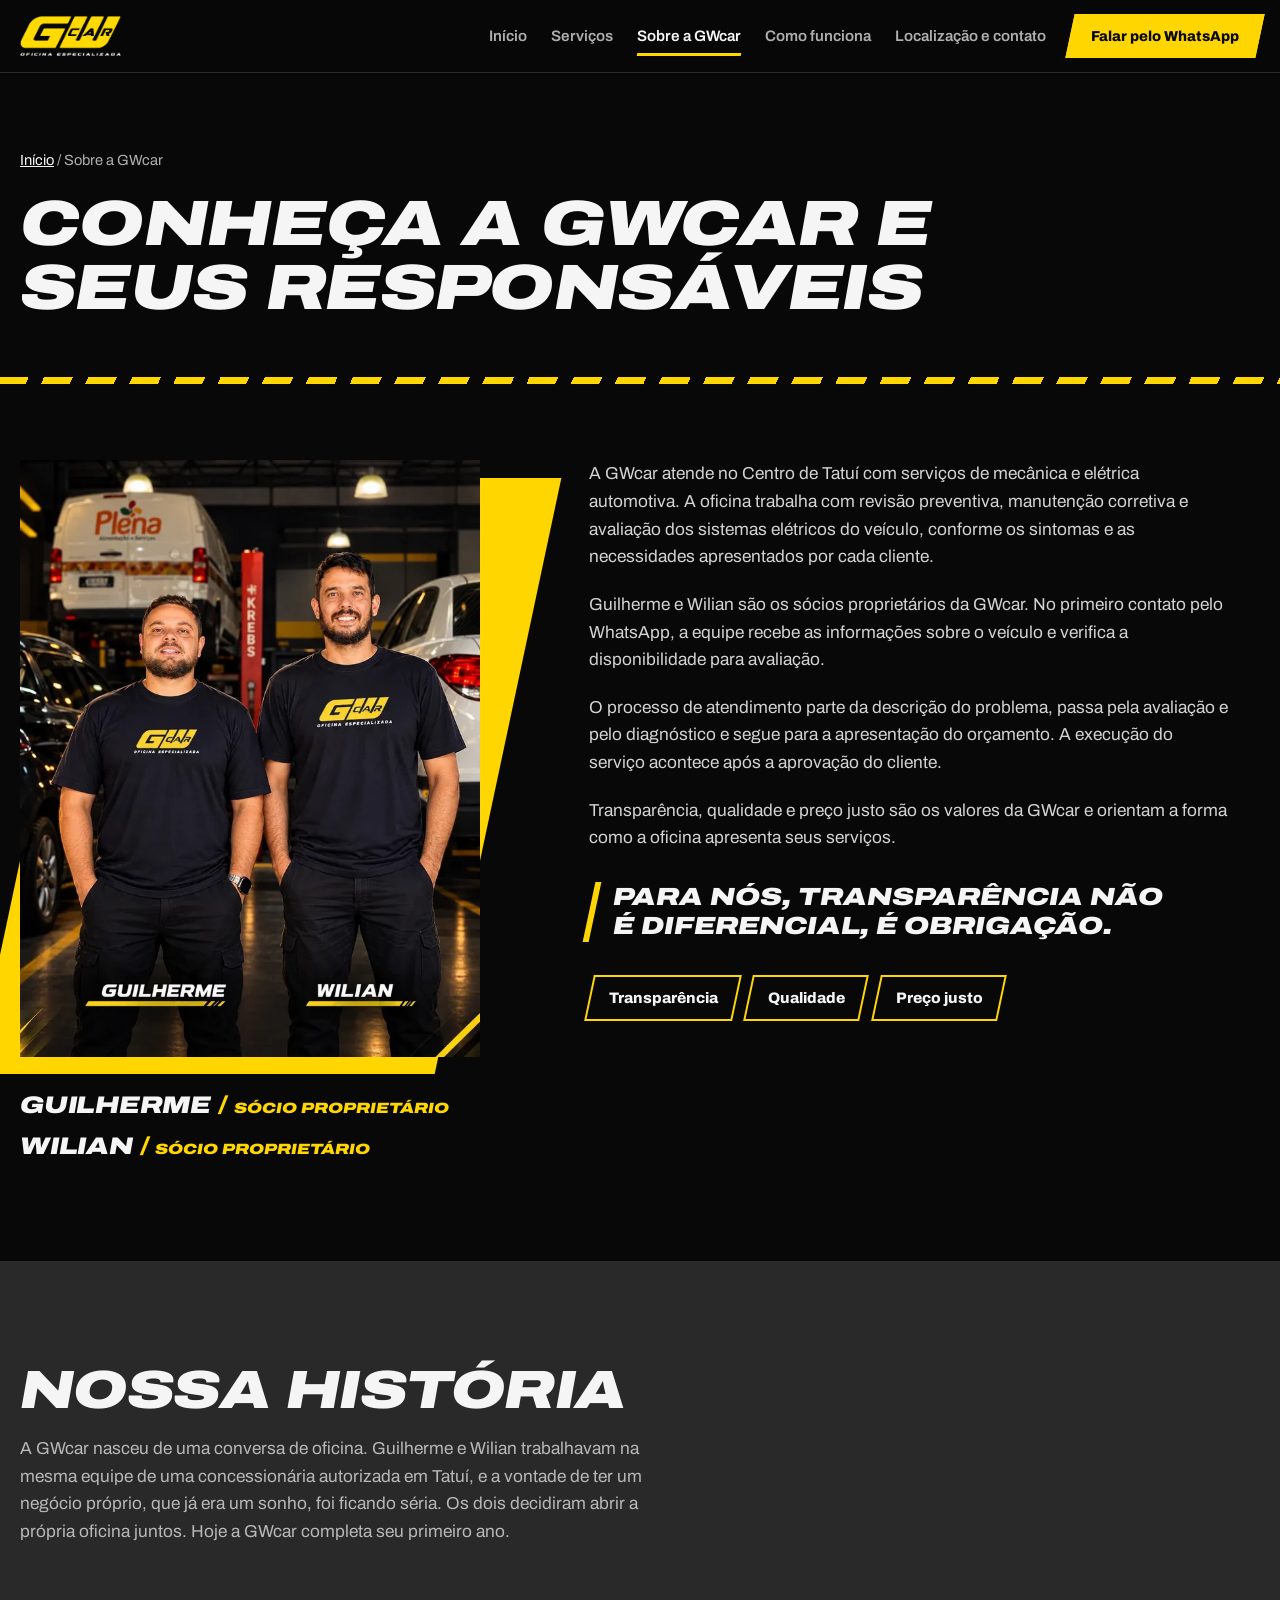
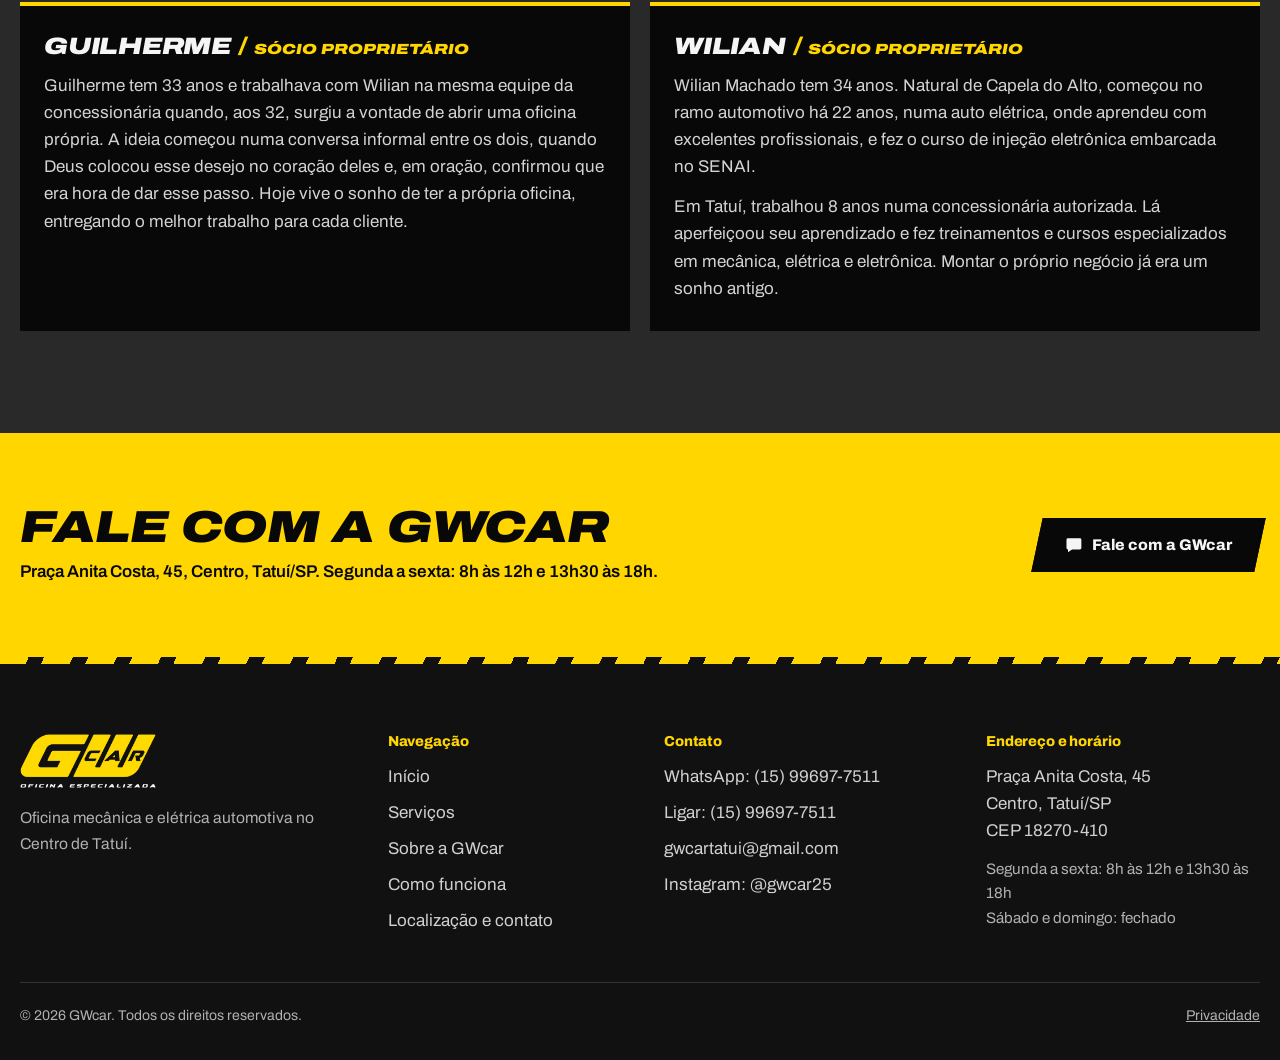
<file: sobre.html>
<!DOCTYPE html>
<html lang="pt-BR">
<head>
<meta charset="utf-8">
<meta name="viewport" content="width=device-width, initial-scale=1, viewport-fit=cover">
<title>Sobre a GWcar | Oficina mecânica em Tatuí</title>
<meta name="description" content="Conheça a GWcar, oficina mecânica e elétrica no Centro de Tatuí, e seus sócios proprietários, Guilherme e Wilian.">
<meta name="theme-color" content="#080808">
<link rel="canonical" href="https://www.gwcar.com.br/sobre">
<meta property="og:type" content="website">
<meta property="og:locale" content="pt_BR">
<meta property="og:site_name" content="GWcar">
<meta property="og:title" content="Sobre a GWcar | Oficina mecânica em Tatuí">
<meta property="og:description" content="Conheça a GWcar, oficina mecânica e elétrica no Centro de Tatuí, e seus sócios proprietários, Guilherme e Wilian.">
<meta property="og:url" content="https://www.gwcar.com.br/sobre">
<meta property="og:image" content="https://www.gwcar.com.br/og-gwcar.jpg">
<meta name="twitter:card" content="summary_large_image">
<link rel="icon" type="image/png" href="/favicon.png">
<link rel="apple-touch-icon" href="/apple-touch-icon.png">
<link rel="preconnect" href="https://fonts.googleapis.com">
<link rel="preconnect" href="https://fonts.gstatic.com" crossorigin>
<link href="https://fonts.googleapis.com/css2?family=Archivo:ital,wdth,wght@0,62..125,100..900;1,62..125,100..900&display=swap" rel="stylesheet">
<link rel="stylesheet" href="/site.css">
<script>document.documentElement.classList.add('js')</script>
<meta name="robots" content="index, follow">

</head>
<body>
<a class="skip" href="#conteudo">Pular para o conteúdo</a>
<header class="nav nav--solid" id="nav">
  <div class="nav__in">
    <a class="nav__logo" href="/" aria-label="GWcar, página inicial"><picture><source type="image/webp" srcset="/logo-gwcar.webp"><img src="/logo-gwcar.png" width="101" height="40" alt="GWcar Oficina Especializada"></picture></a>
    <nav class="nav__links" aria-label="Principal">
      <a class="lnk" href="/">Início</a>
      <a class="lnk" href="/#servicos">Serviços</a>
      <a class="lnk" href="/sobre" aria-current="page">Sobre a GWcar</a>
      <a class="lnk" href="/#como-funciona">Como funciona</a>
      <a class="lnk" href="/#contato">Localização e contato</a>
      <a class="btn btn--sm" data-wa data-event="whatsapp_click" href="https://wa.me/5515996977511?text=Ol%C3%A1%2C%20vim%20pelo%20site%20da%20GWcar%20e%20gostaria%20de%20consultar%20um%20hor%C3%A1rio%20para%20avalia%C3%A7%C3%A3o."><span>Falar pelo WhatsApp</span></a>
    </nav>
    <button class="burger" id="burger" aria-label="Abrir menu" aria-expanded="false" aria-controls="menu"><i></i><i></i><i></i></button>
  </div>
</header>
<div class="menu" id="menu" aria-hidden="true">
  <nav aria-label="Menu do celular">
    <a href="/">Início</a>
      <a href="/#servicos">Serviços</a>
      <a href="/sobre">Sobre a GWcar</a>
      <a href="/#como-funciona">Como funciona</a>
      <a href="/#contato">Localização e contato</a>
  </nav>
  <div class="menu__foot">
    <p>Praça Anita Costa, 45, Centro, Tatuí/SP<br>Segunda a sexta: 8h às 12h e 13h30 às 18h</p>
    <a class="btn" data-wa data-event="whatsapp_click" href="https://wa.me/5515996977511?text=Ol%C3%A1%2C%20vim%20pelo%20site%20da%20GWcar%20e%20gostaria%20de%20consultar%20um%20hor%C3%A1rio%20para%20avalia%C3%A7%C3%A3o."><span><svg viewBox="0 0 24 24" fill="currentColor" aria-hidden="true"><path d="M4 3h16a2 2 0 0 1 2 2v11a2 2 0 0 1-2 2H9.5L4 22v-4a2 2 0 0 1-2-2V5a2 2 0 0 1 2-2z"/></svg>Falar pelo WhatsApp</span></a>
  </div>
</div>
<main id="conteudo">
<section class="page-head" aria-labelledby="t-sobre">
  <div class="wrap">
    <p class="crumb"><a href="/">Início</a> / Sobre a GWcar</p>
    <h1 id="t-sobre">Conheça a GWcar e seus responsáveis</h1>
  </div>
  <div class="lane" aria-hidden="true"></div>
</section>

<section class="sec" style="padding-top:clamp(3rem,6vw,5rem)">
  <div class="wrap team">
    <figure class="team__img">
      <div class="team__photo"><picture><source type="image/webp" srcset="/socios-gwcar-700.webp 700w, /socios-gwcar.webp 952w" sizes="(min-width: 900px) 40vw, 90vw"><img src="/socios-gwcar.jpg" srcset="/socios-gwcar-700.jpg 700w, /socios-gwcar.jpg 952w" sizes="(min-width: 900px) 40vw, 90vw" width="952" height="1234" alt="Guilherme e Wilian, sócios proprietários da GWcar, dentro da oficina"></picture></div>
      <figcaption><span class="idline"><b>Guilherme</b><i class="sl">/</i><em>Sócio proprietário</em></span><span class="idline"><b>Wilian</b><i class="sl">/</i><em>Sócio proprietário</em></span></figcaption>
    </figure>
    <div class="prose">
      <p>A GWcar atende no Centro de Tatuí com serviços de mecânica e elétrica automotiva. A oficina trabalha com revisão preventiva, manutenção corretiva e avaliação dos sistemas elétricos do veículo, conforme os sintomas e as necessidades apresentados por cada cliente.</p>
      <p>Guilherme e Wilian são os sócios proprietários da GWcar. No primeiro contato pelo WhatsApp, a equipe recebe as informações sobre o veículo e verifica a disponibilidade para avaliação.</p>
      <p>O processo de atendimento parte da descrição do problema, passa pela avaliação e pelo diagnóstico e segue para a apresentação do orçamento. A execução do serviço acontece após a aprovação do cliente.</p>
      <p>Transparência, qualidade e preço justo são os valores da GWcar e orientam a forma como a oficina apresenta seus serviços.</p>
      <p class="pull">Para nós, transparência não é diferencial, é obrigação.</p>
      <div class="chips" aria-label="Valores da GWcar"><span class="chip"><span>Transparência</span></span><span class="chip"><span>Qualidade</span></span><span class="chip"><span>Preço justo</span></span></div>
    </div>
  </div>
</section>

<section class="sec sec--graphite" id="nossa-historia" aria-labelledby="t-hist">
  <div class="wrap">
    <div class="head">
      <h2 class="title rise" id="t-hist">Nossa história</h2>
      <!-- "primeiro ano": escrito em novembro de 2026. Atualizar quando a GWcar fizer dois anos. -->
      <p class="lead rise" style="--d:.05s">A GWcar nasceu de uma conversa de oficina. Guilherme e Wilian trabalhavam na mesma equipe de uma concessionária autorizada em Tatuí, e a vontade de ter um negócio próprio, que já era um sonho, foi ficando séria. Os dois decidiram abrir a própria oficina juntos. Hoje a GWcar completa seu primeiro ano.</p>
    </div>
    <div class="bios">
      <article class="bio rise">
        <h3 class="idline"><b>Guilherme</b><i class="sl">/</i><em>Sócio proprietário</em></h3>
        <p>Guilherme tem 33 anos e trabalhava com Wilian na mesma equipe da concessionária quando, aos 32, surgiu a vontade de abrir uma oficina própria. A ideia começou numa conversa informal entre os dois, quando Deus colocou esse desejo no coração deles e, em oração, confirmou que era hora de dar esse passo. Hoje vive o sonho de ter a própria oficina, entregando o melhor trabalho para cada cliente.</p>
      </article>
      <article class="bio rise" style="--d:.08s">
        <h3 class="idline"><b>Wilian</b><i class="sl">/</i><em>Sócio proprietário</em></h3>
        <p>Wilian Machado tem 34 anos. Natural de Capela do Alto, começou no ramo automotivo há 22 anos, numa auto elétrica, onde aprendeu com excelentes profissionais, e fez o curso de injeção eletrônica embarcada no SENAI.</p>
        <p>Em Tatuí, trabalhou 8 anos numa concessionária autorizada. Lá aperfeiçoou seu aprendizado e fez treinamentos e cursos especializados em mecânica, elétrica e eletrônica. Montar o próprio negócio já era um sonho antigo.</p>
      </article>
    </div>
  </div>
</section>

<section class="cta-band">
  <div class="wrap cta-band__in">
    <div>
      <h2>Fale com a GWcar</h2>
      <p>Praça Anita Costa, 45, Centro, Tatuí/SP. Segunda a sexta: 8h às 12h e 13h30 às 18h.</p>
    </div>
    <a class="btn btn--dark" data-wa data-event="whatsapp_click" href="https://wa.me/5515996977511?text=Ol%C3%A1%2C%20vim%20pelo%20site%20da%20GWcar%20e%20gostaria%20de%20consultar%20um%20hor%C3%A1rio%20para%20avalia%C3%A7%C3%A3o."><span><svg viewBox="0 0 24 24" fill="currentColor" aria-hidden="true"><path d="M4 3h16a2 2 0 0 1 2 2v11a2 2 0 0 1-2 2H9.5L4 22v-4a2 2 0 0 1-2-2V5a2 2 0 0 1 2-2z"/></svg>Fale com a GWcar</span></a>
  </div>
</section>
</main>
<footer class="foot">
  <div class="lane" aria-hidden="true"></div>
  <div class="wrap">
    <div class="foot__grid">
      <div class="foot__brand">
        <picture><source type="image/webp" srcset="/logo-gwcar.webp"><img src="/logo-gwcar.png" width="136" height="54" alt="GWcar Oficina Especializada" loading="lazy"></picture>
        <p>Oficina mecânica e elétrica automotiva no Centro de Tatuí.</p>
      </div>
      <div>
        <h2>Navegação</h2>
        <ul>
          <li><a href="/">Início</a></li>
          <li><a href="/#servicos">Serviços</a></li>
          <li><a href="/sobre">Sobre a GWcar</a></li>
          <li><a href="/#como-funciona">Como funciona</a></li>
          <li><a href="/#contato">Localização e contato</a></li>
        </ul>
      </div>
      <div>
        <h2>Contato</h2>
        <ul>
          <li><a data-wa data-event="whatsapp_click" href="https://wa.me/5515996977511?text=Ol%C3%A1%2C%20vim%20pelo%20site%20da%20GWcar%20e%20gostaria%20de%20consultar%20um%20hor%C3%A1rio%20para%20avalia%C3%A7%C3%A3o.">WhatsApp: (15) 99697-7511</a></li>
          <li><a data-event="phone_click" href="tel:+5515996977511">Ligar: (15) 99697-7511</a></li>
          <li><a data-event="email_click" href="mailto:gwcartatui@gmail.com">gwcartatui@gmail.com</a></li>
          <li><a href="https://www.instagram.com/gwcar25/" target="_blank" rel="noopener">Instagram: @gwcar25</a></li>
        </ul>
      </div>
      <div>
        <h2>Endereço e horário</h2>
        <address>Praça Anita Costa, 45<br>Centro, Tatuí/SP<br>CEP 18270-410</address>
        <p class="foot__hours">Segunda a sexta: 8h às 12h e 13h30 às 18h<br>Sábado e domingo: fechado</p>
      </div>
    </div>
    <div class="foot__bottom">
      <p>© <span id="year">2026</span> GWcar. Todos os direitos reservados.</p>
      <a href="/privacidade">Privacidade</a>
    </div>
  </div>
</footer>
<div class="fab" id="fab">
  <a data-wa data-event="whatsapp_click" href="https://wa.me/5515996977511?text=Ol%C3%A1%2C%20vim%20pelo%20site%20da%20GWcar%20e%20gostaria%20de%20consultar%20um%20hor%C3%A1rio%20para%20avalia%C3%A7%C3%A3o." aria-label="Falar pelo WhatsApp"><span><svg viewBox="0 0 24 24" fill="currentColor" aria-hidden="true"><path d="M4 3h16a2 2 0 0 1 2 2v11a2 2 0 0 1-2 2H9.5L4 22v-4a2 2 0 0 1-2-2V5a2 2 0 0 1 2-2z"/></svg>WhatsApp</span></a>
</div>
<script src="/site.js" defer></script>
</body>
</html>
</file>
<file: site.css>
:root{
  --yellow:#FFD600;
  --black:#080808;
  --graphite:#292929;
  --white:#F5F5F5;
  --line:rgba(245,245,245,.14);
  --muted:rgba(245,245,245,.7);
  --f:'Archivo','Helvetica Neue',Arial,sans-serif;
  --slant:-12deg;
  --ease:cubic-bezier(.2,.7,.2,1);
  --wrap:min(1240px,100% - 2.5rem);
}
*,*::before,*::after{box-sizing:border-box}
html{scroll-behavior:smooth;scroll-padding-top:80px;-webkit-text-size-adjust:100%}
body{margin:0;background:var(--black);color:var(--white);font-family:var(--f);font-size:1.0625rem;line-height:1.6;overflow-x:hidden;-webkit-font-smoothing:antialiased}
img{display:block;max-width:100%;height:auto}
svg{display:block}
a{color:inherit}
p{margin:0}
h1,h2,h3{margin:0;font-weight:900;font-style:italic;font-stretch:125%;line-height:1;letter-spacing:-.01em}
h2.title,h1.title{text-transform:uppercase}
ul,ol{list-style:none;margin:0;padding:0}
button{font:inherit;color:inherit;background:none;border:0;padding:0;cursor:pointer}
:focus-visible{outline:3px solid var(--yellow);outline-offset:3px}
.wrap{width:var(--wrap);margin-inline:auto}
main{overflow-x:clip}
.skip{position:absolute;left:1rem;top:-4rem;z-index:100;background:var(--yellow);color:var(--black);padding:.7rem 1rem;font-weight:800;transition:top .2s}
.skip:focus{top:1rem}

/* faixa diagonal inspirada nas marcações do piso */
.lane{height:7px;background:repeating-linear-gradient(115deg,var(--yellow) 0 26px,transparent 26px 40px)}

/* botões em paralelogramo */
.btn{--bg:var(--yellow);--fg:var(--black);position:relative;display:inline-flex;min-height:48px;overflow:hidden;transform:skewX(var(--slant));background:var(--bg);color:var(--fg);border:2px solid var(--bg);font-weight:800;font-size:.97rem;line-height:1;text-decoration:none;transition:color .3s,border-color .3s}
.btn>span{position:relative;z-index:1;display:inline-flex;align-items:center;gap:.6rem;padding:1rem 1.6rem;transform:skewX(calc(var(--slant) * -1))}
.btn::before{content:"";position:absolute;inset:0;background:var(--white);transform:translateX(-102%);transition:transform .4s var(--ease)}
.btn:hover::before,.btn:focus-visible::before{transform:none}
.btn--ghost{--bg:transparent;--fg:var(--white);border-color:rgba(245,245,245,.6)}
.btn--ghost::before{background:var(--yellow)}
.btn--ghost:hover,.btn--ghost:focus-visible{--fg:var(--black);border-color:var(--yellow)}
.btn--dark{--bg:var(--black);--fg:var(--white)}
.btn--dark::before{background:var(--graphite)}
.btn--sm{min-height:44px}
.btn--sm>span{padding:.8rem 1.2rem;font-size:.9rem}
.btn svg{width:1.15em;height:1.15em;flex:none}
.btns{display:flex;flex-wrap:wrap;gap:.9rem 1.1rem}

/* ---------- navegação ---------- */
.nav{position:fixed;inset:0 0 auto 0;z-index:60;transition:transform .45s var(--ease),background .3s,border-color .3s;border-bottom:1px solid transparent}
.nav.solid,.nav--solid{background:rgba(8,8,8,.92);-webkit-backdrop-filter:blur(10px);backdrop-filter:blur(10px);border-color:var(--line)}
.nav.hide{transform:translateY(-102%)}
.nav__in{width:var(--wrap);margin-inline:auto;display:flex;align-items:center;justify-content:space-between;height:72px}
.nav__logo img{height:40px;width:auto}
.nav__links{display:none;gap:1.5rem;align-items:center}
.nav__links a.lnk{position:relative;text-decoration:none;font-weight:600;font-size:.95rem;padding:.5rem 0;color:var(--muted);transition:color .25s;white-space:nowrap}
.nav__links a.lnk::after{content:"";position:absolute;left:0;right:0;bottom:0;height:3px;background:var(--yellow);transform:skewX(var(--slant)) scaleX(0);transform-origin:left;transition:transform .35s var(--ease)}
.nav__links a.lnk:hover,.nav__links a.lnk.active,.nav__links a.lnk[aria-current="page"]{color:var(--white)}
.nav__links a.lnk:hover::after,.nav__links a.lnk.active::after,.nav__links a.lnk[aria-current="page"]::after{transform:skewX(var(--slant)) scaleX(1)}
.burger{width:48px;height:48px;display:grid;place-content:center;gap:6px;margin-right:-10px}
.burger i{display:block;width:26px;height:3px;background:var(--white);transition:transform .35s var(--ease),opacity .2s}
.burger[aria-expanded="true"] i:nth-child(1){transform:translateY(9px) rotate(45deg)}
.burger[aria-expanded="true"] i:nth-child(2){opacity:0}
.burger[aria-expanded="true"] i:nth-child(3){transform:translateY(-9px) rotate(-45deg)}
.menu{position:fixed;inset:0;z-index:55;background:var(--black);padding:96px 1.5rem calc(2rem + env(safe-area-inset-bottom));display:flex;flex-direction:column;justify-content:space-between;overflow-y:auto;clip-path:polygon(0 0,100% 0,100% 0,0 0);visibility:hidden;transition:clip-path .5s var(--ease),visibility 0s .5s}
.menu.open{clip-path:polygon(0 0,100% 0,100% 100%,0 100%);visibility:visible;transition:clip-path .5s var(--ease),visibility 0s}
.menu nav{display:grid}
.menu nav a{display:block;text-decoration:none;font-weight:900;font-style:italic;font-stretch:125%;font-size:clamp(1.5rem,7vw,2.4rem);line-height:1.15;padding:.6rem 0;border-bottom:1px solid var(--line)}
.menu__foot{display:grid;gap:1rem;margin-top:2rem}
.menu__foot p{color:var(--muted);font-size:.95rem}
@media (min-width:1100px){
  .nav__links{display:flex}
  .burger,.menu{display:none}
}

/* ---------- abertura ----------
   Celular: foto em cima, texto embaixo. Desktop: texto à esquerda sobre fundo escuro,
   foto à direita com corte diagonal. Assim nenhum texto fica por cima da fachada e do logo. */
.hero{position:relative;background:var(--black);isolation:isolate;padding-top:72px}
.hero__media{position:relative;height:clamp(300px,62vw,480px);overflow:hidden}
.hero__media img{width:100%;height:100%;object-fit:cover;object-position:50% 40%}
.hero__media::after{content:"";position:absolute;inset:0;background:linear-gradient(180deg,rgba(8,8,8,.5) 0,rgba(8,8,8,0) 22%,rgba(8,8,8,0) 78%,rgba(8,8,8,.85) 100%)}
.hero__in{width:var(--wrap);margin-inline:auto;padding:1.6rem 0 3.6rem;display:grid;gap:1.2rem;animation:fade .8s ease .1s both}
.hero h1{font-size:clamp(1.8rem,7.4vw,2.7rem);text-transform:uppercase;text-wrap:balance}
.hero__txt{color:rgba(245,245,245,.9);font-size:clamp(1rem,1.3vw,1.12rem)}
.hero__info{display:grid;gap:.45rem;margin-top:.3rem;color:rgba(245,245,245,.86);font-size:.95rem}
.hero__info span{display:inline-flex;align-items:center;gap:.55rem}
.hero__info svg{width:16px;height:16px;color:var(--yellow);flex:none}
.hero .lane{position:absolute;left:0;right:0;bottom:0}
@keyframes fade{from{opacity:0;transform:translateY(10px)}to{opacity:1;transform:none}}
@media (min-width:900px){
  .hero{min-height:max(640px,min(100svh,900px));display:flex;align-items:center;padding-top:72px}
  .hero__media{position:absolute;top:0;right:0;bottom:0;left:43%;height:auto;z-index:-1;clip-path:polygon(10% 0,100% 0,100% 100%,0 100%)}
  .hero__media img{object-position:50% 50%}
  .hero__media::after{background:linear-gradient(180deg,rgba(8,8,8,.55) 0,rgba(8,8,8,0) 16%)}
  .hero__media::before{content:"";position:absolute;top:0;bottom:0;left:0;width:10%;z-index:1;background:linear-gradient(to bottom right,transparent 49.6%,var(--yellow) 50%,var(--yellow) 51.4%,transparent 51.8%)}
  .hero__in{padding:3rem 0 4.5rem}
  .hero__in>*{max-width:min(31rem,calc(43vw - (100vw - min(1240px,100vw - 2.5rem))/2 - 3rem))}
  .hero h1{font-size:clamp(2rem,3.5vw,3.4rem)}
}
/* ---------- seções ---------- */
.sec{position:relative;padding:clamp(4.5rem,8vw,7.5rem) 0}
.sec--graphite{background:var(--graphite)}
.title{font-size:clamp(1.8rem,4.2vw,3.5rem);text-wrap:balance}
.lead{color:var(--muted);max-width:40rem;font-size:1.08rem}
.head{display:grid;gap:1.1rem;margin-bottom:clamp(2.2rem,4.5vw,3.5rem)}

/* serviços */
.svc-grid{display:grid;gap:0;border-top:1px solid var(--line)}
.svc{position:relative;padding:1.6rem 0 1.7rem 1.4rem;border-bottom:1px solid var(--line)}
.svc::before{content:"";position:absolute;left:0;top:1.75rem;width:5px;height:1.5rem;background:var(--yellow);transform:skewX(var(--slant))}
.svc h3{font-size:clamp(1.15rem,1.9vw,1.45rem);line-height:1.1;margin-bottom:.6rem}
.svc p{color:var(--muted);font-size:1rem}
.svc-foot{display:flex;flex-wrap:wrap;align-items:center;justify-content:space-between;gap:1.4rem 2rem;margin-top:2.2rem}
.notice{display:flex;align-items:center;gap:.8rem;font-weight:700;padding:.85rem 1.1rem;border:1px solid rgba(255,214,0,.45);background:rgba(255,214,0,.07)}
.notice svg{width:20px;height:20px;color:var(--yellow);flex:none}
@media (min-width:700px){
  .svc-grid{grid-template-columns:repeat(2,1fr);column-gap:2.5rem}
}
@media (min-width:1000px){
  .svc-grid{grid-template-columns:repeat(3,1fr)}
}

/* conheça a GWcar (resumo) */
.about{display:grid;gap:2.6rem;align-items:center}
.about__img{position:relative;max-width:28rem;margin-right:1.2rem}
.about__img::before{content:"";position:absolute;inset:1.1rem -1.1rem -1.1rem 1.1rem;background:var(--yellow);transform:skewX(var(--slant))}
.about__img img{position:relative;width:100%}
.about__txt{display:grid;gap:1.3rem;max-width:38rem}
.about__txt p{color:rgba(245,245,245,.85)}
.about__txt .btns{margin-top:.6rem}
@media (min-width:900px){
  .about{grid-template-columns:5fr 7fr;column-gap:clamp(3rem,7vw,6rem)}
  .about__img{max-width:none;margin-right:0}
}

/* valores, com foto de fundo */
.vals{--cut:min(5vw,72px);position:relative;isolation:isolate;overflow:hidden;color:var(--white);clip-path:polygon(0 var(--cut),100% 0,100% calc(100% - var(--cut)),0 100%);margin-block:calc(var(--cut) * -1);padding-block:calc(var(--cut) + clamp(4rem,7vw,6.5rem));z-index:2}
.vals__bg{position:absolute;inset:0;z-index:-2}
.vals__bg img{width:100%;height:100%;object-fit:cover;object-position:50% 58%}
.vals::before{content:"";position:absolute;inset:0;z-index:-1;background:linear-gradient(90deg,rgba(8,8,8,.5) 0,rgba(8,8,8,.86) 40%,rgba(8,8,8,.92) 100%)}
.vals__grid{display:grid;gap:2.2rem}
.vals__list{display:grid}
.val{position:relative;padding:1.4rem 0 1.4rem 1.6rem;border-top:3px solid var(--yellow)}
.val:last-child{border-bottom:3px solid var(--yellow)}
.val::before{content:"";position:absolute;left:0;top:1.4rem;bottom:1.4rem;width:6px;background:var(--yellow);transform:skewX(var(--slant))}
.val h3{font-size:clamp(1.2rem,2.3vw,1.8rem);text-transform:uppercase}
.val p{margin-top:.5rem;max-width:34rem;color:rgba(245,245,245,.86)}
@media (min-width:900px){
  .vals__grid{grid-template-columns:4fr 8fr;column-gap:3rem;align-items:start}
  .val:nth-child(2){margin-left:4%}
  .val:nth-child(3){margin-left:8%}
  .val:nth-child(4){margin-left:12%}
}

/* como funciona */
.steps{display:grid;gap:1rem;counter-reset:s}
.step{position:relative;padding:1.5rem 1.4rem 1.6rem;background:var(--black);border-top:4px solid var(--yellow)}
.step__n{display:block;font-weight:900;font-style:italic;font-stretch:125%;font-size:2.4rem;line-height:1;color:var(--yellow);margin-bottom:.9rem}
.step h3{font-size:1.2rem;line-height:1.15;margin-bottom:.55rem}
.step p{color:var(--muted);font-size:1rem}
.steps-cta{margin-top:2rem}
@media (min-width:700px){.steps{grid-template-columns:repeat(2,1fr)}}
@media (min-width:1100px){.steps{grid-template-columns:repeat(4,1fr);gap:1.2rem}}

/* fotos reais */
.photos{display:grid;grid-template-columns:1fr 1fr;gap:.7rem}
.photo{position:relative;margin:0;overflow:hidden;background:#111;aspect-ratio:4/5}
.photo img{width:100%;height:100%;object-fit:cover;transition:transform 1.1s var(--ease)}
.photo:hover img{transform:scale(1.04)}
.photo figcaption{position:absolute;left:0;bottom:0;background:var(--yellow);color:var(--black);font-weight:800;font-size:.85rem;line-height:1.1;padding:.6rem 1.2rem .6rem .85rem;clip-path:polygon(0 0,100% 0,calc(100% - .5rem) 100%,0 100%)}
@media (max-width:520px){.photo figcaption{font-size:.75rem;padding:.5rem .9rem .5rem .6rem}}
.photo--wide{grid-column:1/-1;aspect-ratio:4/3}
.photo--wide img{object-position:50% 38%}
@media (min-width:800px){.photos{grid-template-columns:repeat(3,1fr);gap:1rem}.photo--wide{grid-column:auto;aspect-ratio:4/5}}

/* avaliações */
.rev-score{display:flex;flex-wrap:wrap;align-items:center;gap:.6rem 1rem;font-size:1.05rem}
.rev-score span:last-child{color:var(--muted)}
.rev-score strong{color:var(--white)}
.rev-grid{display:grid;gap:1rem}
.q{margin:0;display:flex;flex-direction:column;padding:1.5rem 1.4rem 1.4rem;background:rgba(8,8,8,.42);border-top:4px solid var(--yellow)}
.stars{display:inline-flex;gap:3px;color:var(--yellow)}
.stars svg{width:18px;height:18px}
.q .stars{margin-bottom:.9rem}
.q blockquote{margin:0;font-size:1.06rem;line-height:1.55;font-weight:500;flex:1}
.q figcaption{margin-top:1.2rem;padding-top:1rem;border-top:1px solid var(--line);font-size:.9rem;font-weight:600;color:var(--muted)}
.rev-cta{display:flex;flex-wrap:wrap;align-items:center;justify-content:space-between;gap:1.2rem 2rem;margin-top:1.8rem;padding:1.4rem 1.5rem;border:1px solid var(--line)}
.rev-cta p{font-weight:600;max-width:32rem}
@media (min-width:900px){.rev-grid{grid-template-columns:repeat(3,1fr);gap:1.25rem}}

/* dúvidas frequentes */
.faq{display:grid;gap:2rem}
.faq__list{border-top:1px solid var(--line)}
.faq details{border-bottom:1px solid var(--line)}
.faq summary{list-style:none;cursor:pointer;display:flex;justify-content:space-between;align-items:center;gap:1.2rem;padding:1.2rem 0;min-height:56px;font-weight:700;font-size:1.08rem}
.faq summary::-webkit-details-marker{display:none}
.faq summary::after{content:"";flex:none;width:14px;height:14px;border-right:2.5px solid var(--yellow);border-bottom:2.5px solid var(--yellow);transform:rotate(45deg) translate(-3px,-3px);transition:transform .3s var(--ease)}
.faq details[open] summary::after{transform:rotate(-135deg) translate(-3px,-3px)}
.faq details p{padding:0 0 1.3rem;color:var(--muted);max-width:44rem}
@media (min-width:900px){.faq{grid-template-columns:4fr 8fr;column-gap:3rem;align-items:start}}

/* localização */
.loc{display:grid;gap:2.6rem}
.loc__info{display:grid;gap:1.6rem;align-content:start}
.loc dl{margin:0;display:grid;gap:1.15rem}
.loc dt{font-weight:800;font-size:.9rem;color:var(--yellow);margin-bottom:.15rem}
.loc dd{margin:0;font-size:1.06rem}
.loc dd a{text-decoration:none;border-bottom:2px solid var(--line);transition:border-color .25s}
.loc dd a:hover{border-color:var(--yellow)}
.loc__note{display:flex;gap:.7rem;align-items:flex-start;color:rgba(245,245,245,.86);font-size:.98rem}
.loc__note svg{width:20px;height:20px;color:var(--yellow);flex:none;margin-top:.15rem}
.loc__side{display:grid;gap:1rem;align-content:start}
.loc__photo{position:relative;margin:0;aspect-ratio:4/3;overflow:hidden}
.loc__photo img{width:100%;height:100%;object-fit:cover;object-position:50% 50%}
.loc__photo::after{content:"";position:absolute;inset:0;border:3px solid var(--yellow);pointer-events:none}
.loc__photo figcaption{position:absolute;left:0;bottom:0;background:var(--yellow);color:var(--black);font-weight:800;font-size:.85rem;line-height:1;padding:.6rem 1.2rem .6rem .85rem;clip-path:polygon(0 0,100% 0,calc(100% - .5rem) 100%,0 100%)}
.map{position:relative;width:100%;height:320px;background:var(--graphite);overflow:hidden}
.map::before{content:"";position:absolute;inset:0;border:3px solid var(--yellow);z-index:2;pointer-events:none}
.map__fb{position:absolute;inset:0;display:grid;place-content:center;gap:1rem;text-align:center;padding:2rem;background:repeating-linear-gradient(0deg,transparent 0 39px,rgba(245,245,245,.05) 39px 40px),repeating-linear-gradient(90deg,transparent 0 39px,rgba(245,245,245,.05) 39px 40px),#1c1c1c}
.map__fb svg{width:38px;height:38px;color:var(--yellow);margin:0 auto}
.map__fb .btn{justify-self:center}
.map iframe{position:absolute;inset:0;width:100%;height:100%;border:0;filter:grayscale(.85) contrast(1.06);z-index:1}
@media (min-width:900px){
  .loc{grid-template-columns:5fr 7fr;column-gap:3.5rem}
}

/* páginas internas */
.page-head{padding:calc(72px + clamp(3rem,6vw,5rem)) 0 clamp(2.5rem,5vw,4rem);position:relative}
.page-head .lane{position:absolute;left:0;right:0;bottom:0}
.crumb{font-size:.92rem;color:var(--muted);margin-bottom:1.2rem}
.crumb a{color:var(--white)}
.page-head h1{font-size:clamp(2rem,5vw,4rem);text-transform:uppercase;max-width:16em;text-wrap:balance}
.team{display:grid;gap:2.6rem}
.team__img{position:relative;max-width:30rem;margin:0 1.2rem 0 0}
.team__photo{position:relative}
.team__photo::before{content:"";position:absolute;inset:1.1rem -1.1rem -1.1rem 1.1rem;background:var(--yellow);transform:skewX(var(--slant))}
.team__photo img{position:relative;width:100%}
.team__img figcaption{position:relative;margin-top:2.2rem;display:grid;gap:.5rem}
.prose{display:grid;gap:1.25rem;max-width:40rem}
.prose p{color:rgba(245,245,245,.86);font-size:1.08rem}
.chips{display:flex;flex-wrap:wrap;gap:.7rem;margin-top:.6rem}
.chip{display:inline-block;transform:skewX(var(--slant));border:2px solid var(--yellow)}
.chip span{display:inline-block;transform:skewX(calc(var(--slant) * -1));padding:.55rem 1.1rem;font-weight:800;font-size:.95rem}
.cta-band{background:var(--yellow);color:var(--black)}
.cta-band__in{display:flex;flex-wrap:wrap;align-items:center;justify-content:space-between;gap:1.5rem 2rem;padding:clamp(3rem,6vw,4.5rem) 0}
.cta-band h2{font-size:clamp(1.6rem,3.6vw,2.8rem);text-transform:uppercase}
.cta-band p{margin-top:.5rem;font-weight:600}
@media (min-width:900px){
  .team{grid-template-columns:5fr 7fr;column-gap:clamp(3rem,7vw,6rem);align-items:start}
  .team__img{max-width:none}
}
.bios{display:grid;gap:1rem}
.bio{padding:1.7rem 1.5rem 1.8rem;background:var(--black);border-top:4px solid var(--yellow);display:grid;gap:.8rem;align-content:start}
.bio p{color:rgba(245,245,245,.86)}
@media (min-width:900px){.bios{grid-template-columns:1fr 1fr;gap:1.25rem}}
.legal{display:grid;gap:2rem;max-width:46rem}
.legal h2{font-size:clamp(1.25rem,2.4vw,1.6rem);margin-bottom:.7rem}
.legal p,.legal li{color:rgba(245,245,245,.86)}
.legal p+p{margin-top:.8rem}
.legal ul{list-style:disc;padding-left:1.3rem;display:grid;gap:.4rem;margin-top:.6rem}
.legal a{color:var(--yellow)}

/* rodapé */
.foot{background:#111;padding:clamp(3.5rem,6vw,5rem) 0 2rem;position:relative}
.foot .lane{position:absolute;left:0;right:0;top:0}
.foot__grid{display:grid;gap:2.4rem}
.foot__brand img{height:54px;width:auto;margin-bottom:1.1rem}
.foot__brand p{color:var(--muted);max-width:22rem;font-size:.98rem}
.foot h2{margin:0 0 .9rem;font-size:.9rem;font-weight:800;font-style:normal;font-stretch:100%;color:var(--yellow)}
.foot li+li{margin-top:.55rem}
.foot a{text-decoration:none;color:rgba(245,245,245,.84)}
.foot a:hover{color:var(--yellow)}
.foot address{font-style:normal;color:rgba(245,245,245,.84)}
.foot__hours{margin-top:.8rem;color:var(--muted);font-size:.95rem}
.foot__bottom{margin-top:3rem;padding-top:1.4rem;border-top:1px solid var(--line);color:var(--muted);font-size:.88rem;display:flex;flex-wrap:wrap;gap:.6rem 1.6rem;justify-content:space-between}
.foot__bottom a{color:var(--muted);text-decoration:underline}
@media (min-width:900px){.foot__grid{grid-template-columns:1.4fr 1fr 1.2fr 1.2fr;gap:3rem}}

/* WhatsApp fixo no celular: compacto, no canto */
.fab{position:fixed;right:max(1rem,env(safe-area-inset-right));bottom:calc(1rem + env(safe-area-inset-bottom));z-index:40;opacity:0;transform:translateY(130%);transition:transform .4s var(--ease),opacity .3s;pointer-events:none}
.fab.show{opacity:1;transform:none;pointer-events:auto}
.fab a{display:inline-flex;align-items:center;gap:.55rem;min-height:52px;padding:0 1.15rem;background:var(--yellow);color:var(--black);font-weight:800;text-decoration:none;box-shadow:0 8px 24px rgba(0,0,0,.45);transform:skewX(var(--slant))}
.fab a>span{display:inline-flex;align-items:center;gap:.55rem;transform:skewX(calc(var(--slant) * -1))}
.fab svg{width:20px;height:20px}
@media (min-width:1100px){.fab{display:none}}

/* revelação leve ao rolar */
.js .rise{opacity:0;transform:translateY(14px);transition:opacity .6s ease,transform .7s var(--ease);transition-delay:var(--d,0s)}
.js .rise.in{opacity:1;transform:none}

@media (prefers-reduced-motion:reduce){
  html{scroll-behavior:auto}
  *,*::before,*::after{animation:none!important;transition-duration:.001ms!important;transition-delay:0s!important}
  .js .rise{opacity:1;transform:none}
}

/* nome e função na mesma fonte de títulos */
.idline{display:flex;flex-wrap:wrap;align-items:baseline;gap:.1rem .5rem;font-weight:900;font-style:italic;font-stretch:125%;text-transform:uppercase;line-height:1.1;letter-spacing:-.01em;color:var(--white)}
.idline b{font-weight:900;font-size:1em}
.idline .sl{font-style:italic;font-weight:900;color:var(--yellow)}
.idline em{font-style:italic;font-weight:900;font-size:.62em;color:var(--yellow);letter-spacing:0}
.team__img figcaption{gap:.9rem}
.team__img figcaption .idline{font-size:clamp(1.15rem,2.2vw,1.5rem)}
.bio .idline{font-size:clamp(.82rem,4.1vw,1.7rem);flex-wrap:nowrap;white-space:nowrap}
@media (min-width:520px){.bio .idline{font-size:clamp(1.1rem,3.4vw,1.7rem)}}
@media (min-width:900px){.bio .idline{font-size:clamp(1.1rem,1.85vw,1.7rem)}}

.pull{position:relative;padding:.3rem 0 .3rem 1.5rem;margin-top:.4rem;font-weight:900;font-style:italic;font-stretch:125%;text-transform:uppercase;font-size:clamp(1.1rem,2.3vw,1.55rem);line-height:1.15;color:var(--white);max-width:24em}
.pull::before{content:"";position:absolute;left:0;top:.2rem;bottom:.2rem;width:6px;background:var(--yellow);transform:skewX(var(--slant))}
.prose .pull{color:var(--white);font-size:clamp(1.1rem,2.3vw,1.55rem)}
</file>
